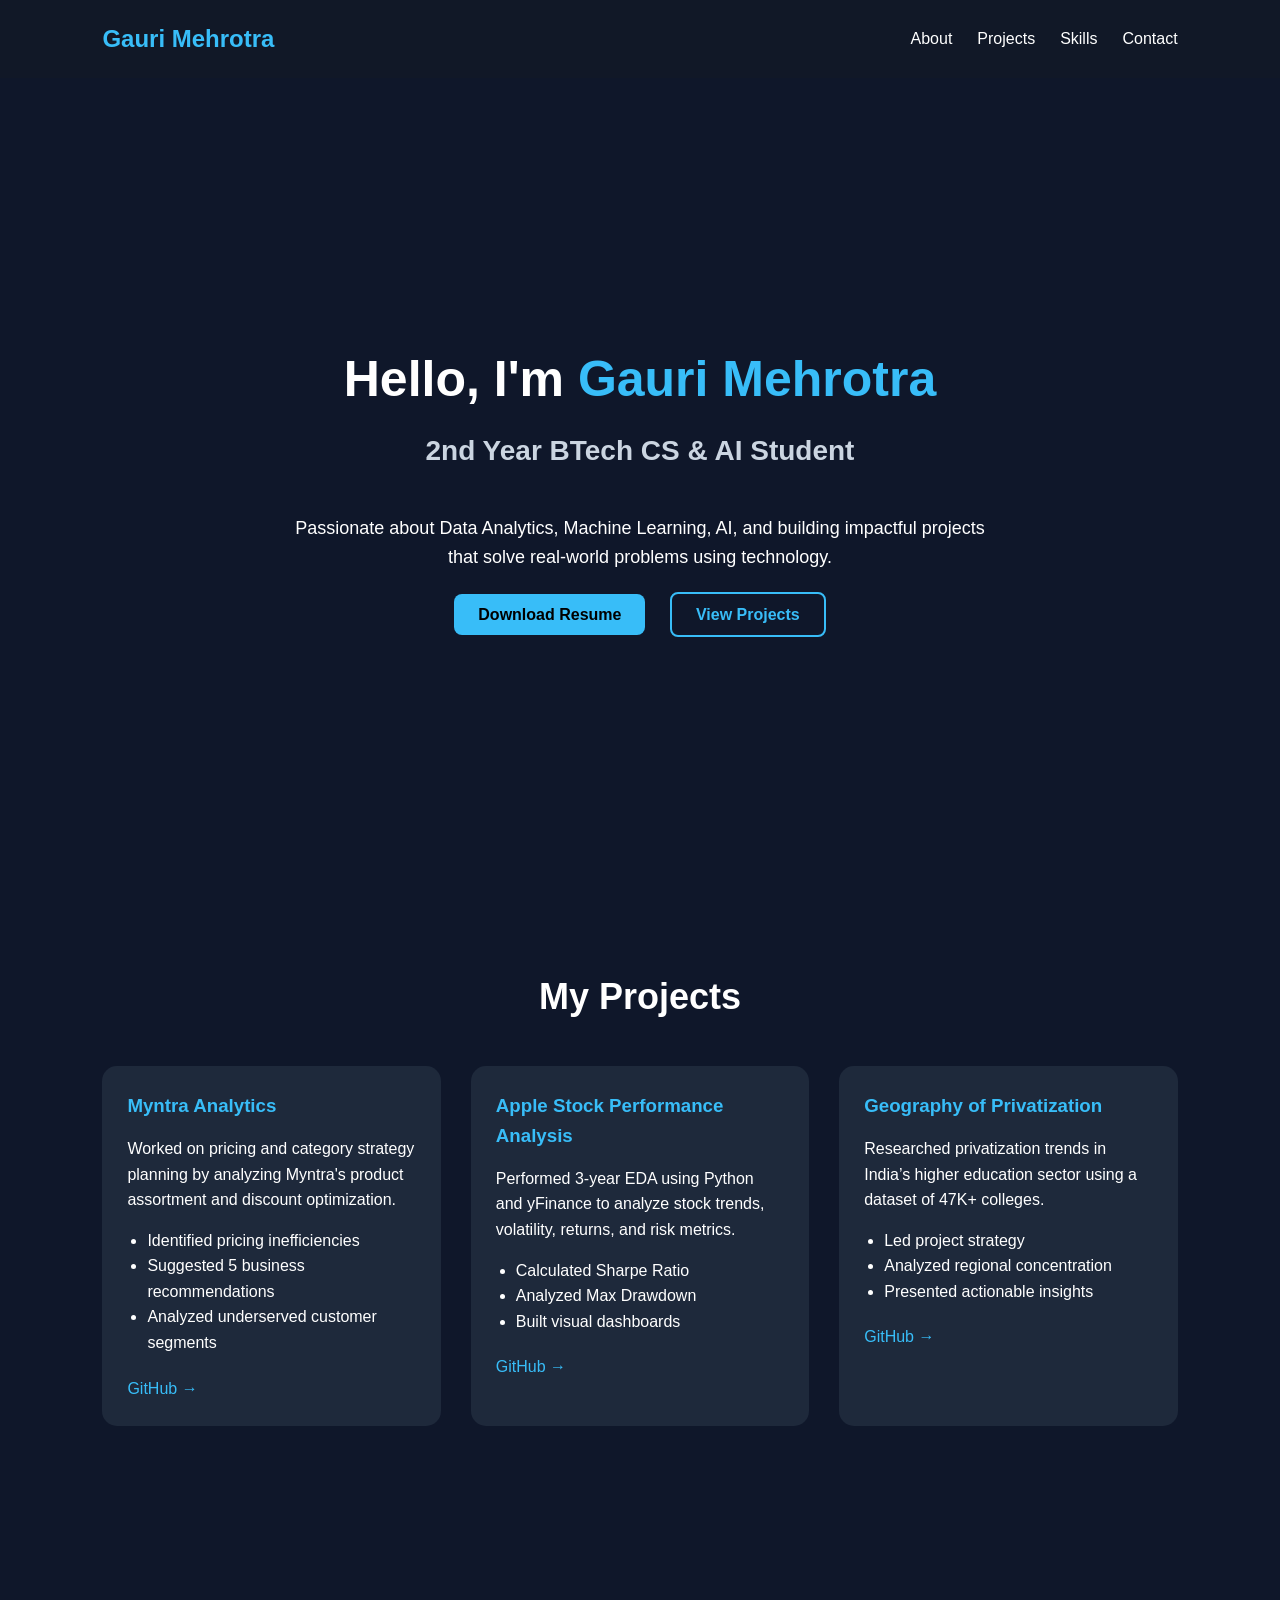
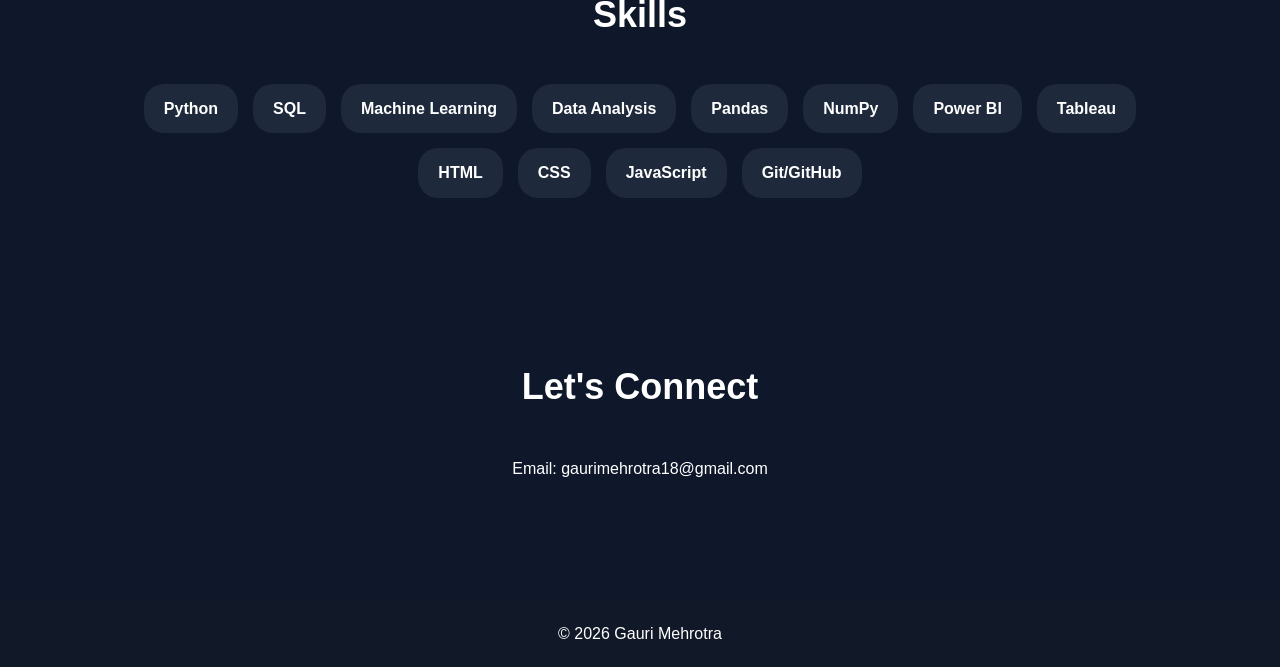
<file: DVA-focused-Portfolio/Gauri_Mehrotra_DVA/index.html>
<!DOCTYPE html>
<html lang="en">
<head>
    <meta charset="UTF-8">
    <meta name="viewport" content="width=device-width, initial-scale=1.0">
    <title>Gauri Mehrotra | Portfolio</title>
    <link rel="stylesheet" href="styles.css">
</head>
<body>

    <!-- Navbar -->
    <nav class="navbar">
        <div class="logo">Gauri Mehrotra</div>
        <ul class="nav-links">
            <li><a href="#about">About</a></li>
            <li><a href="#projects">Projects</a></li>
            <li><a href="#skills">Skills</a></li>
            <li><a href="#contact">Contact</a></li>
        </ul>
    </nav>

    <!-- Hero Section -->
    <section class="hero" id="about">
        <div class="hero-content">
            <h1>Hello, I'm <span>Gauri Mehrotra</span></h1>
            <h2>2nd Year BTech CS & AI Student</h2>
            <p>
                Passionate about Data Analytics, Machine Learning, AI, and building
                impactful projects that solve real-world problems using technology.
            </p>

            <div class="hero-buttons">
                <a href="#" class="btn">Download Resume</a>
                <a href="#projects" class="btn-outline">View Projects</a>
            </div>
        </div>
    </section>

    <!-- Projects Section -->
    <section id="projects" class="projects">
        <h2>My Projects</h2>

        <div class="project-grid">

            <div class="project-card">
                <h3>Myntra Analytics</h3>
                <p>
                    Worked on pricing and category strategy planning by analyzing
                    Myntra's product assortment and discount optimization.
                </p>
                <ul>
                    <li>Identified pricing inefficiencies</li>
                    <li>Suggested 5 business recommendations</li>
                    <li>Analyzed underserved customer segments</li>
                </ul>
                <a href="#">GitHub →</a>
            </div>

            <div class="project-card">
                <h3>Apple Stock Performance Analysis</h3>
                <p>
                    Performed 3-year EDA using Python and yFinance to analyze
                    stock trends, volatility, returns, and risk metrics.
                </p>
                <ul>
                    <li>Calculated Sharpe Ratio</li>
                    <li>Analyzed Max Drawdown</li>
                    <li>Built visual dashboards</li>
                </ul>
                <a href="#">GitHub →</a>
            </div>

            <div class="project-card">
                <h3>Geography of Privatization</h3>
                <p>
                    Researched privatization trends in India’s higher education
                    sector using a dataset of 47K+ colleges.
                </p>
                <ul>
                    <li>Led project strategy</li>
                    <li>Analyzed regional concentration</li>
                    <li>Presented actionable insights</li>
                </ul>
                <a href="#">GitHub →</a>
            </div>

        </div>
    </section>

    <!-- Skills Section -->
    <section id="skills" class="skills">
        <h2>Skills</h2>

        <div class="skills-container">
            <span>Python</span>
            <span>SQL</span>
            <span>Machine Learning</span>
            <span>Data Analysis</span>
            <span>Pandas</span>
            <span>NumPy</span>
            <span>Power BI</span>
            <span>Tableau</span>
            <span>HTML</span>
            <span>CSS</span>
            <span>JavaScript</span>
            <span>Git/GitHub</span>
        </div>
    </section>

    <!-- Contact Section -->
    <section id="contact" class="contact">
        <h2>Let's Connect</h2>
        <p>Email: gaurimehrotra18@gmail.com</p>
    </section>

    <!-- Footer -->
    <footer>
        <p>© 2026 Gauri Mehrotra</p>
    </footer>

</body>
</html>
</file>
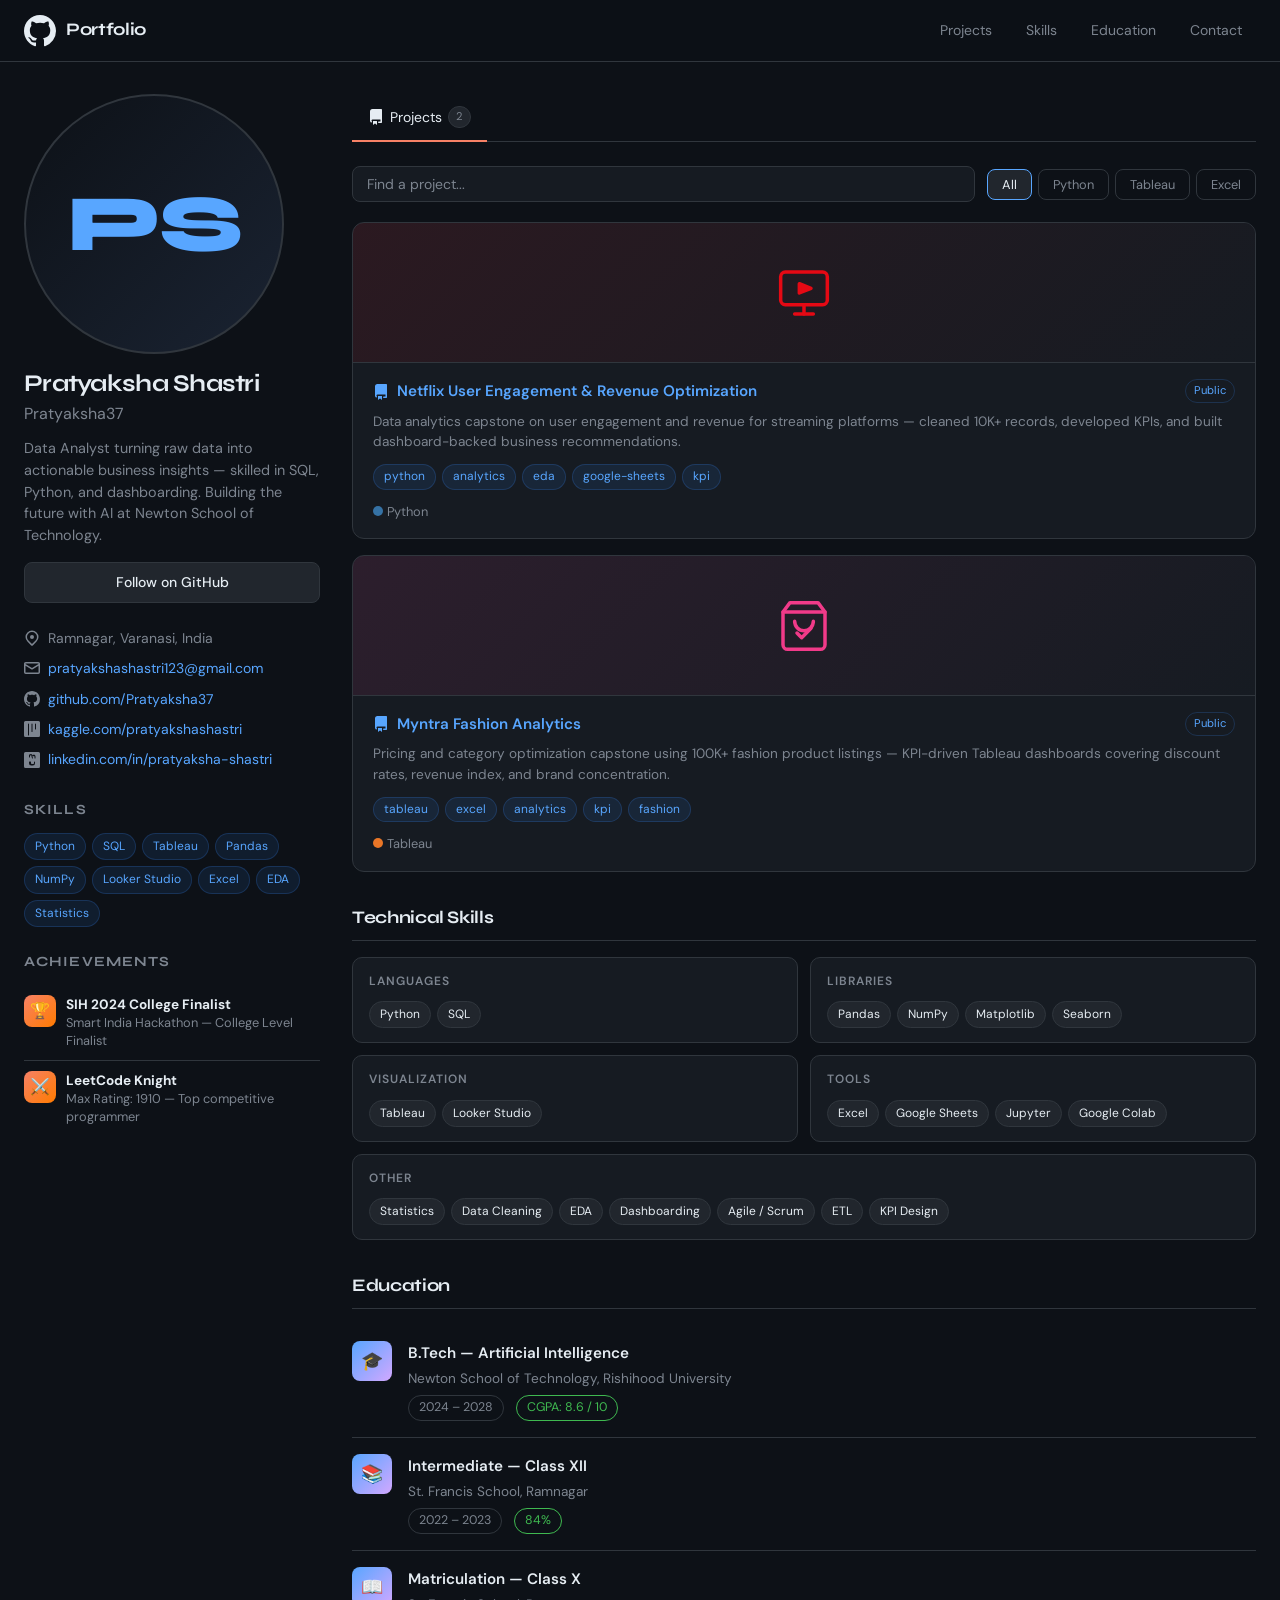
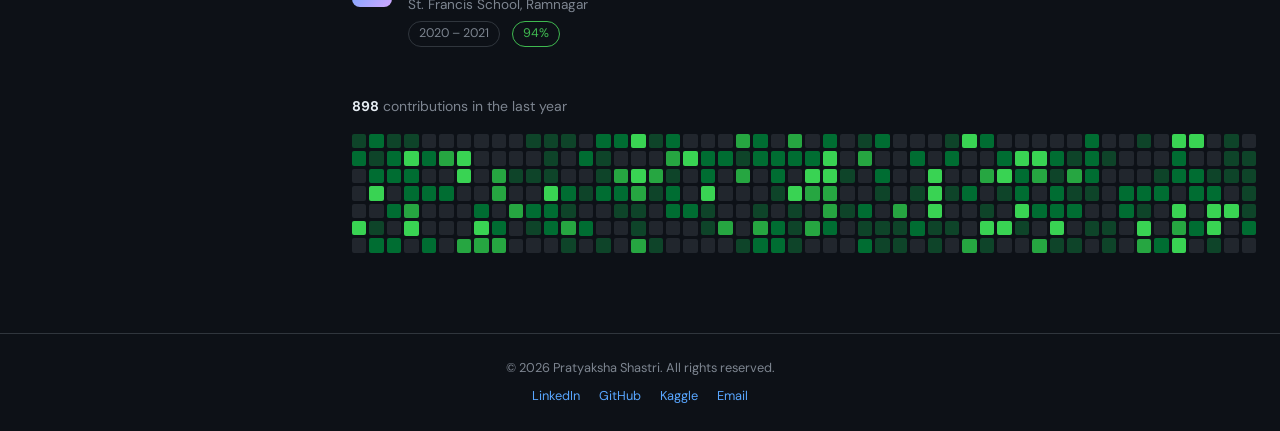
<file: DVA-focused-Portfolio/Pratyaksha_Portfolio/index.html>
<!DOCTYPE html>
<html lang="en">
<head>
<meta charset="UTF-8">
<meta name="viewport" content="width=device-width, initial-scale=1.0">
<title>Pratyaksha Shastri | Data Analyst</title>
<link href="https://fonts.googleapis.com/css2?family=Syne:wght@400;600;700;800&family=DM+Sans:ital,wght@0,300;0,400;0,500;1,400&display=swap" rel="stylesheet">
<style>
  *, *::before, *::after { box-sizing: border-box; margin: 0; padding: 0; }

  :root {
    --bg: #0d1117;
    --surface: #161b22;
    --surface2: #21262d;
    --border: #30363d;
    --text: #e6edf3;
    --text-muted: #7d8590;
    --accent: #58a6ff;
    --accent2: #3fb950;
    --accent3: #f78166;
    --accent4: #d2a8ff;
    --badge-bg: #388bfd1a;
    --badge-border: #388bfd33;
    --header-h: 62px;
  }

  html { scroll-behavior: smooth; }

  body {
    font-family: 'DM Sans', sans-serif;
    background: var(--bg);
    color: var(--text);
    min-height: 100vh;
    line-height: 1.6;
  }

  /* ── HEADER ── */
  header {
    position: sticky;
    top: 0;
    z-index: 100;
    height: var(--header-h);
    background: rgba(13,17,23,0.85);
    backdrop-filter: blur(12px);
    border-bottom: 1px solid var(--border);
    display: flex;
    align-items: center;
    padding: 0 24px;
    gap: 16px;
  }
  .header-logo {
    display: flex;
    align-items: center;
    gap: 10px;
    text-decoration: none;
  }
  .header-logo svg { width: 32px; height: 32px; fill: var(--text); }
  .header-title {
    font-family: 'Syne', sans-serif;
    font-weight: 700;
    font-size: 1.1rem;
    color: var(--text);
    letter-spacing: -0.02em;
  }
  .header-nav {
    margin-left: auto;
    display: flex;
    align-items: center;
    gap: 6px;
  }
  .header-nav a {
    color: var(--text-muted);
    text-decoration: none;
    font-size: 0.875rem;
    padding: 6px 14px;
    border-radius: 6px;
    transition: background 0.15s, color 0.15s;
  }
  .header-nav a:hover { background: var(--surface2); color: var(--text); }

  /* ── LAYOUT ── */
  .container {
    max-width: 1280px;
    margin: 0 auto;
    padding: 32px 24px;
    display: grid;
    grid-template-columns: 296px 1fr;
    gap: 32px;
    align-items: start;
  }

  /* ── SIDEBAR ── */
  aside {
    position: sticky;
    top: calc(var(--header-h) + 24px);
  }
  .avatar-wrap {
    margin-bottom: 16px;
  }
  .avatar {
    width: 260px;
    height: 260px;
    border-radius: 50%;
    border: 2px solid var(--border);
    background: var(--surface2);
    display: flex;
    align-items: center;
    justify-content: center;
    overflow: hidden;
    font-family: 'Syne', sans-serif;
    font-size: 5rem;
    font-weight: 800;
    color: var(--accent);
    letter-spacing: -2px;
    user-select: none;
    background: linear-gradient(135deg, #0d1117 0%, #1a2332 100%);
  }
  .vcard-names { margin-bottom: 8px; }
  .vcard-fullname {
    font-family: 'Syne', sans-serif;
    font-size: 1.5rem;
    font-weight: 700;
    line-height: 1.2;
    color: var(--text);
    letter-spacing: -0.03em;
  }
  .vcard-username {
    font-size: 1rem;
    font-weight: 400;
    color: var(--text-muted);
    margin-top: 2px;
  }
  .bio {
    font-size: 0.9rem;
    color: var(--text-muted);
    line-height: 1.5;
    margin: 12px 0 16px;
  }
  .btn-follow {
    display: block;
    width: 100%;
    text-align: center;
    padding: 8px 16px;
    border-radius: 8px;
    border: 1px solid var(--border);
    background: var(--surface2);
    color: var(--text);
    font-size: 0.875rem;
    font-weight: 500;
    text-decoration: none;
    transition: border-color 0.2s, background 0.2s;
    cursor: pointer;
    margin-bottom: 20px;
  }
  .btn-follow:hover { border-color: var(--accent); background: var(--badge-bg); }

  .vcard-details { list-style: none; }
  .vcard-details li {
    display: flex;
    align-items: center;
    gap: 8px;
    font-size: 0.875rem;
    color: var(--text-muted);
    padding: 4px 0;
  }
  .vcard-details li svg { width: 16px; height: 16px; fill: var(--text-muted); flex-shrink: 0; }
  .vcard-details a { color: var(--accent); text-decoration: none; }
  .vcard-details a:hover { text-decoration: underline; }

  .sidebar-section { margin-top: 24px; }
  .sidebar-section h3 {
    font-family: 'Syne', sans-serif;
    font-size: 0.875rem;
    font-weight: 700;
    color: var(--text-muted);
    text-transform: uppercase;
    letter-spacing: 0.08em;
    margin-bottom: 12px;
  }
  .badges {
    display: flex;
    flex-wrap: wrap;
    gap: 6px;
  }
  .badge {
    font-size: 0.75rem;
    padding: 3px 10px;
    border-radius: 20px;
    border: 1px solid var(--badge-border);
    background: var(--badge-bg);
    color: var(--accent);
    white-space: nowrap;
  }
  .achievement-item {
    display: flex;
    align-items: flex-start;
    gap: 10px;
    padding: 10px 0;
    border-bottom: 1px solid var(--border);
  }
  .achievement-item:last-child { border-bottom: none; }
  .achievement-icon {
    width: 32px;
    height: 32px;
    border-radius: 8px;
    background: linear-gradient(135deg, #f78166, #ff7b00);
    display: flex;
    align-items: center;
    justify-content: center;
    font-size: 16px;
    flex-shrink: 0;
  }
  .achievement-text { font-size: 0.8rem; color: var(--text-muted); line-height: 1.4; }
  .achievement-text strong { color: var(--text); display: block; font-size: 0.85rem; }

  /* ── MAIN CONTENT ── */
  main {}
  .tab-nav {
    display: flex;
    align-items: center;
    gap: 0;
    border-bottom: 1px solid var(--border);
    margin-bottom: 24px;
  }
  .tab-item {
    display: flex;
    align-items: center;
    gap: 6px;
    padding: 12px 16px;
    font-size: 0.875rem;
    color: var(--text-muted);
    cursor: pointer;
    border-bottom: 2px solid transparent;
    margin-bottom: -1px;
    transition: color 0.15s;
  }
  .tab-item.active { color: var(--text); border-bottom-color: #f78166; }
  .tab-item svg { width: 16px; height: 16px; fill: currentColor; }
  .count-badge {
    background: var(--surface2);
    border: 1px solid var(--border);
    color: var(--text-muted);
    font-size: 0.7rem;
    padding: 1px 7px;
    border-radius: 20px;
  }

  /* Filter bar */
  .filter-bar {
    display: flex;
    align-items: center;
    gap: 12px;
    margin-bottom: 20px;
    flex-wrap: wrap;
  }
  .search-input {
    flex: 1;
    min-width: 200px;
    background: var(--surface);
    border: 1px solid var(--border);
    border-radius: 8px;
    padding: 8px 14px;
    font-size: 0.875rem;
    color: var(--text);
    outline: none;
    transition: border-color 0.2s;
    font-family: inherit;
  }
  .search-input::placeholder { color: var(--text-muted); }
  .search-input:focus { border-color: var(--accent); }
  .filter-btns { display: flex; gap: 6px; }
  .filter-btn {
    padding: 6px 14px;
    border-radius: 8px;
    border: 1px solid var(--border);
    background: transparent;
    color: var(--text-muted);
    font-size: 0.8rem;
    cursor: pointer;
    transition: all 0.15s;
    font-family: inherit;
  }
  .filter-btn:hover, .filter-btn.active {
    background: var(--surface2);
    color: var(--text);
    border-color: var(--accent);
  }

  /* Project cards */
  .projects-grid { display: flex; flex-direction: column; gap: 16px; }
  .project-card {
    background: var(--surface);
    border: 1px solid var(--border);
    border-radius: 12px;
    overflow: hidden;
    cursor: pointer;
    transition: border-color 0.2s, transform 0.15s;
    animation: fadeUp 0.4s ease both;
  }
  @keyframes fadeUp {
    from { opacity: 0; transform: translateY(12px); }
    to   { opacity: 1; transform: translateY(0); }
  }
  .project-card:hover { border-color: var(--accent); transform: translateY(-2px); }
  .card-image {
    height: 140px;
    border-bottom: 1px solid var(--border);
    display: flex;
    align-items: center;
    justify-content: center;
    background: var(--surface2);
  }
  .card-body { padding: 16px 20px; }
  .card-header { display: flex; align-items: flex-start; justify-content: space-between; gap: 12px; margin-bottom: 8px; }
  .card-title-group { display: flex; align-items: center; gap: 8px; }
  .card-title-group svg { width: 16px; height: 16px; fill: var(--accent); flex-shrink: 0; }
  .card-title { font-weight: 600; color: var(--accent); font-size: 0.95rem; text-decoration: none; }
  .public-badge {
    font-size: 0.7rem;
    padding: 2px 8px;
    border-radius: 20px;
    border: 1px solid var(--badge-border);
    color: var(--accent);
  }
  .card-desc { font-size: 0.85rem; color: var(--text-muted); line-height: 1.5; margin-bottom: 12px; }
  .card-tags { display: flex; flex-wrap: wrap; gap: 6px; margin-bottom: 12px; }
  .topic-tag {
    font-size: 0.75rem;
    padding: 2px 10px;
    border-radius: 20px;
    background: var(--badge-bg);
    color: var(--accent);
    border: 1px solid var(--badge-border);
  }
  .card-footer { display: flex; align-items: center; gap: 16px; font-size: 0.8rem; color: var(--text-muted); }
  .lang-dot { width: 10px; height: 10px; border-radius: 50%; display: inline-block; margin-right: 4px; }
  .lang-python { background: #3572a5; }
  .lang-tableau { background: #e97627; }
  .lang-excel { background: #1d6f42; }

  /* Contribution graph */
  .contrib-section { margin-top: 32px; }
  .contrib-title {
    font-size: 0.875rem;
    color: var(--text-muted);
    margin-bottom: 16px;
  }
  .contrib-title strong { color: var(--text); }
  .contrib-graph {
    display: grid;
    grid-template-columns: repeat(52, 1fr);
    gap: 3px;
  }
  .contrib-col { display: flex; flex-direction: column; gap: 3px; }
  .contrib-cell {
    width: 100%;
    aspect-ratio: 1;
    border-radius: 2px;
    background: var(--surface2);
    transition: transform 0.1s;
    cursor: default;
  }
  .contrib-cell:hover { transform: scale(1.5); }
  .contrib-cell.l1 { background: #0e4429; }
  .contrib-cell.l2 { background: #006d32; }
  .contrib-cell.l3 { background: #26a641; }
  .contrib-cell.l4 { background: #39d353; }

  /* Education section */
  .edu-list { display: flex; flex-direction: column; gap: 0; }
  .edu-item {
    display: flex;
    gap: 16px;
    padding: 16px 0;
    border-bottom: 1px solid var(--border);
  }
  .edu-item:last-child { border-bottom: none; }
  .edu-icon {
    width: 40px;
    height: 40px;
    border-radius: 8px;
    background: linear-gradient(135deg, var(--accent), var(--accent4));
    display: flex;
    align-items: center;
    justify-content: center;
    font-size: 18px;
    flex-shrink: 0;
  }
  .edu-body { flex: 1; }
  .edu-degree { font-weight: 600; font-size: 0.95rem; color: var(--text); }
  .edu-school { font-size: 0.85rem; color: var(--text-muted); margin-top: 2px; }
  .edu-meta { display: flex; gap: 12px; margin-top: 6px; flex-wrap: wrap; }
  .edu-year, .edu-grade {
    font-size: 0.78rem;
    padding: 2px 10px;
    border-radius: 20px;
    border: 1px solid var(--border);
    color: var(--text-muted);
  }
  .edu-grade { border-color: var(--accent2); color: var(--accent2); }

  /* Skills section */
  .skills-grid {
    display: grid;
    grid-template-columns: 1fr 1fr;
    gap: 12px;
    margin-top: 4px;
  }
  .skill-group {
    background: var(--surface);
    border: 1px solid var(--border);
    border-radius: 10px;
    padding: 14px 16px;
  }
  .skill-group-label {
    font-size: 0.75rem;
    font-weight: 600;
    text-transform: uppercase;
    letter-spacing: 0.08em;
    color: var(--text-muted);
    margin-bottom: 10px;
  }
  .skill-badges { display: flex; flex-wrap: wrap; gap: 6px; }
  .skill-badge {
    font-size: 0.75rem;
    padding: 3px 10px;
    border-radius: 20px;
    background: var(--surface2);
    color: var(--text);
    border: 1px solid var(--border);
  }

  /* Section heading in main */
  .section-heading {
    font-family: 'Syne', sans-serif;
    font-size: 1.1rem;
    font-weight: 700;
    color: var(--text);
    letter-spacing: -0.02em;
    margin: 32px 0 16px;
    padding-bottom: 8px;
    border-bottom: 1px solid var(--border);
  }

  /* Modal */
  .modal-overlay {
    display: none;
    position: fixed;
    inset: 0;
    background: rgba(0,0,0,0.7);
    z-index: 200;
    align-items: center;
    justify-content: center;
    padding: 24px;
  }
  .modal-overlay.open { display: flex; }
  .modal {
    background: var(--surface);
    border: 1px solid var(--border);
    border-radius: 14px;
    max-width: 540px;
    width: 100%;
    overflow: hidden;
    animation: modalIn 0.2s ease;
  }
  @keyframes modalIn {
    from { opacity: 0; transform: scale(0.95); }
    to   { opacity: 1; transform: scale(1); }
  }
  .modal-header {
    display: flex;
    align-items: center;
    justify-content: space-between;
    padding: 16px 20px;
    border-bottom: 1px solid var(--border);
  }
  .modal-header-title { font-weight: 600; color: var(--text); font-size: 1rem; }
  .modal-close {
    width: 28px; height: 28px;
    border-radius: 6px;
    border: none;
    background: transparent;
    cursor: pointer;
    color: var(--text-muted);
    display: flex; align-items: center; justify-content: center;
    transition: background 0.15s;
  }
  .modal-close:hover { background: var(--surface2); }
  .modal-close svg { width: 16px; height: 16px; fill: currentColor; }
  .modal-body { padding: 20px; }
  .modal-desc { font-size: 0.9rem; color: var(--text-muted); line-height: 1.6; margin-bottom: 16px; }
  .modal-tools { display: flex; flex-wrap: wrap; gap: 6px; margin-bottom: 16px; }
  .modal-footer {
    display: flex;
    justify-content: flex-end;
    gap: 10px;
    padding: 16px 20px;
    border-top: 1px solid var(--border);
  }
  .btn-cancel {
    padding: 8px 16px;
    border-radius: 8px;
    border: 1px solid var(--border);
    background: transparent;
    color: var(--text-muted);
    cursor: pointer;
    font-size: 0.875rem;
    transition: background 0.15s;
    font-family: inherit;
  }
  .btn-cancel:hover { background: var(--surface2); }
  .btn-view {
    padding: 8px 16px;
    border-radius: 8px;
    background: var(--accent);
    color: #0d1117;
    font-size: 0.875rem;
    font-weight: 600;
    text-decoration: none;
    transition: opacity 0.15s;
  }
  .btn-view:hover { opacity: 0.85; }

  /* Footer */
  footer {
    border-top: 1px solid var(--border);
    padding: 24px;
    text-align: center;
    font-size: 0.8rem;
    color: var(--text-muted);
    margin-top: 48px;
  }
  footer a { color: var(--accent); text-decoration: none; margin: 0 8px; }
  footer a:hover { text-decoration: underline; }

  /* Responsive */
  @media (max-width: 900px) {
    .container { grid-template-columns: 1fr; }
    aside { position: static; }
    .avatar { width: 180px; height: 180px; font-size: 3.5rem; }
    .skills-grid { grid-template-columns: 1fr; }
  }
  @media (max-width: 600px) {
    .contrib-graph { grid-template-columns: repeat(26, 1fr); }
  }

  /* No results */
  .no-results { display: none; text-align: center; color: var(--text-muted); padding: 40px; font-size: 0.9rem; }
  .no-results.show { display: block; }
</style>
</head>
<body>

<!-- HEADER -->
<header>
  <a class="header-logo" href="#">
    <svg viewBox="0 0 16 16" xmlns="http://www.w3.org/2000/svg">
      <path d="M8 0C3.58 0 0 3.58 0 8c0 3.54 2.29 6.53 5.47 7.59.4.07.55-.17.55-.38 0-.19-.01-.82-.01-1.49-2.01.37-2.53-.49-2.69-.94-.09-.23-.48-.94-.82-1.13-.28-.15-.68-.52-.01-.53.63-.01 1.08.58 1.23.82.72 1.21 1.87.87 2.33.66.07-.52.28-.87.51-1.07-1.78-.2-3.64-.89-3.64-3.95 0-.87.31-1.59.82-2.15-.08-.2-.36-1.02.08-2.12 0 0 .67-.21 2.2.82.64-.18 1.32-.27 2-.27.68 0 1.36.09 2 .27 1.53-1.04 2.2-.82 2.2-.82.44 1.1.16 1.92.08 2.12.51.56.82 1.27.82 2.15 0 3.07-1.87 3.75-3.65 3.95.29.25.54.73.54 1.48 0 1.07-.01 1.93-.01 2.2 0 .21.15.46.55.38A8.013 8.013 0 0016 8c0-4.42-3.58-8-8-8z"/>
    </svg>
    <span class="header-title">Portfolio</span>
  </a>
  <nav class="header-nav">
    <a href="#projects">Projects</a>
    <a href="#skills">Skills</a>
    <a href="#education">Education</a>
    <a href="mailto:pratyakshashastri123@gmail.com">Contact</a>
  </nav>
</header>

<!-- MAIN LAYOUT -->
<div class="container">

  <!-- SIDEBAR -->
  <aside>
    <div class="avatar-wrap">
      <div class="avatar">PS</div>
    </div>

    <div class="vcard-names">
      <h1 class="vcard-fullname">Pratyaksha Shastri</h1>
      <h2 class="vcard-username">Pratyaksha37</h2>
    </div>

    <p class="bio">Data Analyst turning raw data into actionable business insights — skilled in SQL, Python, and dashboarding. Building the future with AI at Newton School of Technology.</p>

    <a href="https://github.com/Pratyaksha37" target="_blank" class="btn-follow">Follow on GitHub</a>

    <ul class="vcard-details">
      <li>
        <svg viewBox="0 0 16 16"><path d="M11.536 3.464a5 5 0 010 7.072L8 14.07l-3.536-3.535a5 5 0 117.072-7.072v.001zm1.06 8.132a6.5 6.5 0 10-9.192 0l3.535 3.536a1.5 1.5 0 002.122 0l3.535-3.536zM8 9a2 2 0 100-4 2 2 0 000 4z"/></svg>
        Ramnagar, Varanasi, India
      </li>
      <li>
        <svg viewBox="0 0 16 16"><path d="M1.75 2h12.5c.966 0 1.75.784 1.75 1.75v8.5A1.75 1.75 0 0114.25 14H1.75A1.75 1.75 0 010 12.25v-8.5C0 2.784.784 2 1.75 2zM1.5 12.251c0 .138.112.25.25.25h12.5a.25.25 0 00.25-.25V5.809L8.38 9.397a.75.75 0 01-.76 0L1.5 5.809v6.442zm13-8.181v-.32a.25.25 0 00-.25-.25H1.75a.25.25 0 00-.25.25v.32L8 7.88l6.5-3.809z"/></svg>
        <a href="mailto:pratyakshashastri123@gmail.com">pratyakshashastri123@gmail.com</a>
      </li>
      <li>
        <svg viewBox="0 0 16 16"><path d="M8 0C3.58 0 0 3.58 0 8c0 3.54 2.29 6.53 5.47 7.59.4.07.55-.17.55-.38 0-.19-.01-.82-.01-1.49-2.01.37-2.53-.49-2.69-.94-.09-.23-.48-.94-.82-1.13-.28-.15-.68-.52-.01-.53.63-.01 1.08.58 1.23.82.72 1.21 1.87.87 2.33.66.07-.52.28-.87.51-1.07-1.78-.2-3.64-.89-3.64-3.95 0-.87.31-1.59.82-2.15-.08-.2-.36-1.02.08-2.12 0 0 .67-.21 2.2.82.64-.18 1.32-.27 2-.27.68 0 1.36.09 2 .27 1.53-1.04 2.2-.82 2.2-.82.44 1.1.16 1.92.08 2.12.51.56.82 1.27.82 2.15 0 3.07-1.87 3.75-3.65 3.95.29.25.54.73.54 1.48 0 1.07-.01 1.93-.01 2.2 0 .21.15.46.55.38A8.013 8.013 0 0016 8c0-4.42-3.58-8-8-8z"/></svg>
        <a href="https://github.com/Pratyaksha37" target="_blank">github.com/Pratyaksha37</a>
      </li>
      <li>
        <svg viewBox="0 0 16 16"><path d="M0 1.5A1.5 1.5 0 011.5 0h13A1.5 1.5 0 0116 1.5v13a1.5 1.5 0 01-1.5 1.5h-13A1.5 1.5 0 010 14.5zm4.5 1a.5.5 0 00-.5.5v11a.5.5 0 001 0V3a.5.5 0 00-.5-.5zm3.5 0a.5.5 0 00-.5.5v7.5a.5.5 0 001 0V3a.5.5 0 00-.5-.5zm3.5 0a.5.5 0 00-.5.5v5a.5.5 0 001 0V3a.5.5 0 00-.5-.5z"/></svg>
        <a href="https://www.kaggle.com/pratyakshashastri" target="_blank">kaggle.com/pratyakshashastri</a>
      </li>
      <li>
        <svg viewBox="0 0 16 16"><path d="M0 1.5A1.5 1.5 0 011.5 0h13A1.5 1.5 0 0116 1.5v13a1.5 1.5 0 01-1.5 1.5h-13A1.5 1.5 0 010 14.5v-13zm5.5 1a.5.5 0 00-.5.5v2a.5.5 0 001 0V4a.75.75 0 011.5 0v1a.5.5 0 001 0V3A2.25 2.25 0 005.5 2.5zm4.5 0A2.25 2.25 0 008 4.75V6a.5.5 0 001 0V4.75a.75.75 0 011.5 0V6a.5.5 0 001 0V4.75A2.25 2.25 0 0010 2.5zm-4.5 7a.5.5 0 00-.5.5v1.25A2.25 2.25 0 007.25 13.5h1.5A2.25 2.25 0 0011 11.25V10a.5.5 0 00-1 0v1.25a.75.75 0 01-.75.75h-1.5a.75.75 0 01-.75-.75V10a.5.5 0 00-.5-.5z"/></svg>
        <a href="https://www.linkedin.com/in/pratyaksha-shastri/" target="_blank">linkedin.com/in/pratyaksha-shastri</a>
      </li>
    </ul>

    <div class="sidebar-section">
      <h3>Skills</h3>
      <div class="badges">
        <span class="badge">Python</span>
        <span class="badge">SQL</span>
        <span class="badge">Tableau</span>
        <span class="badge">Pandas</span>
        <span class="badge">NumPy</span>
        <span class="badge">Looker Studio</span>
        <span class="badge">Excel</span>
        <span class="badge">EDA</span>
        <span class="badge">Statistics</span>
      </div>
    </div>

    <div class="sidebar-section">
      <h3>Achievements</h3>
      <div class="achievement-item">
        <div class="achievement-icon">🏆</div>
        <div class="achievement-text">
          <strong>SIH 2024 College Finalist</strong>
          Smart India Hackathon — College Level Finalist
        </div>
      </div>
      <div class="achievement-item">
        <div class="achievement-icon">⚔️</div>
        <div class="achievement-text">
          <strong>LeetCode Knight</strong>
          Max Rating: 1910 — Top competitive programmer
        </div>
      </div>
    </div>
  </aside>

  <!-- MAIN -->
  <main>
    <!-- Tabs -->
    <div class="tab-nav">
      <div class="tab-item active">
        <svg viewBox="0 0 16 16"><path d="M2 2.5A2.5 2.5 0 014.5 0h8.75a.75.75 0 01.75.75v12.5a.75.75 0 01-.75.75h-2.5a.75.75 0 110-1.5h1.75v-2h-8a1 1 0 00-.714 1.7.75.75 0 01-1.072 1.05A2.495 2.495 0 012 11.5v-9zm10.5-1V9h-8c-.356 0-.694.074-1 .208V2.5a1 1 0 011-1h8zM5 12.25v3.25a.25.25 0 00.4.2l1.45-1.087a.25.25 0 01.3 0L8.6 15.7a.25.25 0 00.4-.2v-3.25a.25.25 0 00-.25-.25h-3.5a.25.25 0 00-.25.25z"/></svg>
        Projects
        <span class="count-badge" id="proj-count">2</span>
      </div>
    </div>

    <!-- Filter -->
    <div class="filter-bar" id="projects">
      <input type="text" class="search-input" id="search" placeholder="Find a project...">
      <div class="filter-btns">
        <button class="filter-btn active" data-filter="all">All</button>
        <button class="filter-btn" data-filter="python">Python</button>
        <button class="filter-btn" data-filter="tableau">Tableau</button>
        <button class="filter-btn" data-filter="excel">Excel</button>
      </div>
    </div>

    <!-- Project Cards -->
    <div class="projects-grid" id="projects-grid">

      <div class="project-card"
        data-category="python"
        data-title="Netflix User Engagement & Revenue Optimization"
        data-desc="A data analytics capstone on user engagement and revenue optimization for streaming platforms. Cleaned 10K+ records (5,025 final rows), developed KPIs, and delivered dashboard-backed business recommendations. Performed ETL, data cleaning, EDA, KPI design, and reporting focused on engagement, retention, subscription revenue, and content strategy. Dashboard views cover revenue by subscription plan, engagement by device/content type, churn comparison, and geographic revenue concentration."
        data-tools="Python,Google Sheets,ETL,EDA,KPI Design,GitHub"
        data-lang="python"
        data-link="https://github.com/Pratyaksha37">
        <div class="card-image" style="background: linear-gradient(135deg, rgba(229,9,20,0.1) 0%, var(--surface) 100%);">
          <svg viewBox="0 0 24 24" style="width: 56px; height: 56px; stroke: #e50914; fill: none; stroke-width: 1.5; stroke-linecap: round; stroke-linejoin: round;">
            <rect x="2" y="3" width="20" height="14" rx="2" ry="2"></rect>
            <line x1="8" y1="21" x2="16" y2="21"></line>
            <line x1="12" y1="17" x2="12" y2="21"></line>
            <polygon points="10 8 15 10 10 12 10 8" fill="#e50914"></polygon>
          </svg>
        </div>
        <div class="card-body">
          <div class="card-header">
            <div class="card-title-group">
              <svg viewBox="0 0 16 16"><path d="M2 2.5A2.5 2.5 0 014.5 0h8.75a.75.75 0 01.75.75v12.5a.75.75 0 01-.75.75h-2.5a.75.75 0 110-1.5h1.75v-2h-8a1 1 0 00-.714 1.7.75.75 0 01-1.072 1.05A2.495 2.495 0 012 11.5v-9zm10.5-1V9h-8c-.356 0-.694.074-1 .208V2.5a1 1 0 011-1h8zM5 12.25v3.25a.25.25 0 00.4.2l1.45-1.087a.25.25 0 01.3 0L8.6 15.7a.25.25 0 00.4-.2v-3.25a.25.25 0 00-.25-.25h-3.5a.25.25 0 00-.25.25z"/></svg>
              <a class="card-title">Netflix User Engagement & Revenue Optimization</a>
            </div>
            <span class="public-badge">Public</span>
          </div>
          <p class="card-desc">Data analytics capstone on user engagement and revenue for streaming platforms — cleaned 10K+ records, developed KPIs, and built dashboard-backed business recommendations.</p>
          <div class="card-tags">
            <span class="topic-tag">python</span>
            <span class="topic-tag">analytics</span>
            <span class="topic-tag">eda</span>
            <span class="topic-tag">google-sheets</span>
            <span class="topic-tag">kpi</span>
          </div>
          <div class="card-footer">
            <span><span class="lang-dot lang-python"></span>Python</span>
          </div>
        </div>
      </div>

      <div class="project-card"
        data-category="tableau"
        data-title="Myntra Fashion Analytics"
        data-desc="A data analytics capstone on pricing and category optimization using 100K+ fashion product listings. Developed KPI-driven analysis and dashboard-backed business recommendations. Performed ETL, EDA, statistical analysis, KPI development, and reporting using Python, Jupyter notebooks, and Tableau. Designed KPIs including Average Discount Rate, Effective Revenue Index, Category Value Score, and Brand Concentration Index."
        data-tools="Tableau,Excel,Python,Jupyter,ETL,EDA,Statistical Analysis"
        data-lang="tableau"
        data-link="https://github.com/Pratyaksha37">
        <div class="card-image" style="background: linear-gradient(135deg, rgba(241,58,137,0.1) 0%, var(--surface) 100%);">
          <svg viewBox="0 0 24 24" style="width: 56px; height: 56px; stroke: #f13a89; fill: none; stroke-width: 1.5; stroke-linecap: round; stroke-linejoin: round;">
            <path d="M6 2L3 6v14a2 2 0 0 0 2 2h14a2 2 0 0 0 2-2V6l-3-4z"></path>
            <line x1="3" y1="6" x2="21" y2="6"></line>
            <path d="M16 10a4 4 0 0 1-8 0"></path>
            <path d="M9 15l2 2l4 -4"></path>
          </svg>
        </div>
        <div class="card-body">
          <div class="card-header">
            <div class="card-title-group">
              <svg viewBox="0 0 16 16"><path d="M2 2.5A2.5 2.5 0 014.5 0h8.75a.75.75 0 01.75.75v12.5a.75.75 0 01-.75.75h-2.5a.75.75 0 110-1.5h1.75v-2h-8a1 1 0 00-.714 1.7.75.75 0 01-1.072 1.05A2.495 2.495 0 012 11.5v-9zm10.5-1V9h-8c-.356 0-.694.074-1 .208V2.5a1 1 0 011-1h8zM5 12.25v3.25a.25.25 0 00.4.2l1.45-1.087a.25.25 0 01.3 0L8.6 15.7a.25.25 0 00.4-.2v-3.25a.25.25 0 00-.25-.25h-3.5a.25.25 0 00-.25.25z"/></svg>
              <a class="card-title">Myntra Fashion Analytics</a>
            </div>
            <span class="public-badge">Public</span>
          </div>
          <p class="card-desc">Pricing and category optimization capstone using 100K+ fashion product listings — KPI-driven Tableau dashboards covering discount rates, revenue index, and brand concentration.</p>
          <div class="card-tags">
            <span class="topic-tag">tableau</span>
            <span class="topic-tag">excel</span>
            <span class="topic-tag">analytics</span>
            <span class="topic-tag">kpi</span>
            <span class="topic-tag">fashion</span>
          </div>
          <div class="card-footer">
            <span><span class="lang-dot lang-tableau"></span>Tableau</span>
          </div>
        </div>
      </div>

    </div>
    <div class="no-results" id="no-results">No projects match your search or filter.</div>

    <!-- Skills Section -->
    <h2 class="section-heading" id="skills">Technical Skills</h2>
    <div class="skills-grid">
      <div class="skill-group">
        <div class="skill-group-label">Languages</div>
        <div class="skill-badges">
          <span class="skill-badge">Python</span>
          <span class="skill-badge">SQL</span>
        </div>
      </div>
      <div class="skill-group">
        <div class="skill-group-label">Libraries</div>
        <div class="skill-badges">
          <span class="skill-badge">Pandas</span>
          <span class="skill-badge">NumPy</span>
          <span class="skill-badge">Matplotlib</span>
          <span class="skill-badge">Seaborn</span>
        </div>
      </div>
      <div class="skill-group">
        <div class="skill-group-label">Visualization</div>
        <div class="skill-badges">
          <span class="skill-badge">Tableau</span>
          <span class="skill-badge">Looker Studio</span>
        </div>
      </div>
      <div class="skill-group">
        <div class="skill-group-label">Tools</div>
        <div class="skill-badges">
          <span class="skill-badge">Excel</span>
          <span class="skill-badge">Google Sheets</span>
          <span class="skill-badge">Jupyter</span>
          <span class="skill-badge">Google Colab</span>
        </div>
      </div>
      <div class="skill-group" style="grid-column: 1 / -1">
        <div class="skill-group-label">Other</div>
        <div class="skill-badges">
          <span class="skill-badge">Statistics</span>
          <span class="skill-badge">Data Cleaning</span>
          <span class="skill-badge">EDA</span>
          <span class="skill-badge">Dashboarding</span>
          <span class="skill-badge">Agile / Scrum</span>
          <span class="skill-badge">ETL</span>
          <span class="skill-badge">KPI Design</span>
        </div>
      </div>
    </div>

    <!-- Education -->
    <h2 class="section-heading" id="education">Education</h2>
    <div class="edu-list">
      <div class="edu-item">
        <div class="edu-icon">🎓</div>
        <div class="edu-body">
          <div class="edu-degree">B.Tech — Artificial Intelligence</div>
          <div class="edu-school">Newton School of Technology, Rishihood University</div>
          <div class="edu-meta">
            <span class="edu-year">2024 – 2028</span>
            <span class="edu-grade">CGPA: 8.6 / 10</span>
          </div>
        </div>
      </div>
      <div class="edu-item">
        <div class="edu-icon">📚</div>
        <div class="edu-body">
          <div class="edu-degree">Intermediate — Class XII</div>
          <div class="edu-school">St. Francis School, Ramnagar</div>
          <div class="edu-meta">
            <span class="edu-year">2022 – 2023</span>
            <span class="edu-grade">84%</span>
          </div>
        </div>
      </div>
      <div class="edu-item">
        <div class="edu-icon">📖</div>
        <div class="edu-body">
          <div class="edu-degree">Matriculation — Class X</div>
          <div class="edu-school">St. Francis School, Ramnagar</div>
          <div class="edu-meta">
            <span class="edu-year">2020 – 2021</span>
            <span class="edu-grade">94%</span>
          </div>
        </div>
      </div>
    </div>

    <!-- Contribution Graph -->
    <div class="contrib-section">
      <p class="contrib-title"><strong id="contrib-count">—</strong> contributions in the last year</p>
      <div class="contrib-graph" id="contrib-graph"></div>
    </div>
  </main>
</div>

<!-- MODAL -->
<div class="modal-overlay" id="modal">
  <div class="modal">
    <div class="modal-header">
      <div class="modal-header-title" id="m-title">Project</div>
      <button class="modal-close" id="modal-close">
        <svg viewBox="0 0 16 16"><path d="M3.72 3.72a.75.75 0 011.06 0L8 6.94l3.22-3.22a.75.75 0 111.06 1.06L9.06 8l3.22 3.22a.75.75 0 11-1.06 1.06L8 9.06l-3.22 3.22a.75.75 0 01-1.06-1.06L6.94 8 3.72 4.78a.75.75 0 010-1.06z"/></svg>
      </button>
    </div>
    <div class="modal-body">
      <p class="modal-desc" id="m-desc"></p>
      <div class="modal-tools" id="m-tools"></div>
    </div>
    <div class="modal-footer">
      <button class="btn-cancel" id="modal-cancel">Cancel</button>
      <a href="#" target="_blank" class="btn-view" id="m-link">View on GitHub</a>
    </div>
  </div>
</div>

<!-- FOOTER -->
<footer>
  <p>&copy; <span id="year"></span> Pratyaksha Shastri. All rights reserved.</p>
  <div style="margin-top:8px">
    <a href="https://www.linkedin.com/in/pratyaksha-shastri/" target="_blank">LinkedIn</a>
    <a href="https://github.com/Pratyaksha37" target="_blank">GitHub</a>
    <a href="https://www.kaggle.com/pratyakshashastri" target="_blank">Kaggle</a>
    <a href="mailto:pratyakshashastri123@gmail.com">Email</a>
  </div>
</footer>

<script>
  // Year
  document.getElementById('year').textContent = new Date().getFullYear();

  // Contribution graph
  const graph = document.getElementById('contrib-graph');
  const levels = [0,0,0,0,1,1,2,2,3,4];
  let total = 0;
  for (let w = 0; w < 52; w++) {
    const col = document.createElement('div');
    col.className = 'contrib-col';
    for (let d = 0; d < 7; d++) {
      const cell = document.createElement('div');
      const lvl = levels[Math.floor(Math.random() * levels.length)];
      cell.className = 'contrib-cell' + (lvl ? ' l' + lvl : '');
      total += lvl * Math.floor(Math.random() * 3 + 1);
      col.appendChild(cell);
    }
    graph.appendChild(col);
  }
  document.getElementById('contrib-count').textContent = total;

  // Search & filter
  const cards = document.querySelectorAll('.project-card');
  const searchEl = document.getElementById('search');
  const filterBtns = document.querySelectorAll('.filter-btn');
  let activeFilter = 'all';

  function applyFilters() {
    const q = searchEl.value.toLowerCase();
    let visible = 0;
    cards.forEach(card => {
      const cat = card.dataset.category;
      const title = card.dataset.title.toLowerCase();
      const desc = card.dataset.desc.toLowerCase();
      const matchFilter = activeFilter === 'all' || cat === activeFilter;
      const matchSearch = !q || title.includes(q) || desc.includes(q);
      if (matchFilter && matchSearch) { card.style.display = ''; visible++; }
      else card.style.display = 'none';
    });
    document.getElementById('no-results').classList.toggle('show', visible === 0);
    document.getElementById('proj-count').textContent = visible;
  }

  searchEl.addEventListener('input', applyFilters);
  filterBtns.forEach(btn => {
    btn.addEventListener('click', () => {
      filterBtns.forEach(b => b.classList.remove('active'));
      btn.classList.add('active');
      activeFilter = btn.dataset.filter;
      applyFilters();
    });
  });

  // Modal
  const modal = document.getElementById('modal');
  const mTitle = document.getElementById('m-title');
  const mDesc = document.getElementById('m-desc');
  const mTools = document.getElementById('m-tools');
  const mLink = document.getElementById('m-link');

  cards.forEach(card => {
    card.addEventListener('click', () => {
      mTitle.textContent = card.dataset.title;
      mDesc.textContent = card.dataset.desc;
      mLink.href = card.dataset.link;
      mTools.innerHTML = card.dataset.tools.split(',')
        .map(t => `<span class="topic-tag">${t.trim()}</span>`).join('');
      modal.classList.add('open');
    });
  });

  function closeModal() { modal.classList.remove('open'); }
  document.getElementById('modal-close').addEventListener('click', closeModal);
  document.getElementById('modal-cancel').addEventListener('click', closeModal);
  modal.addEventListener('click', e => { if (e.target === modal) closeModal(); });
</script>
</body>
</html>
</file>
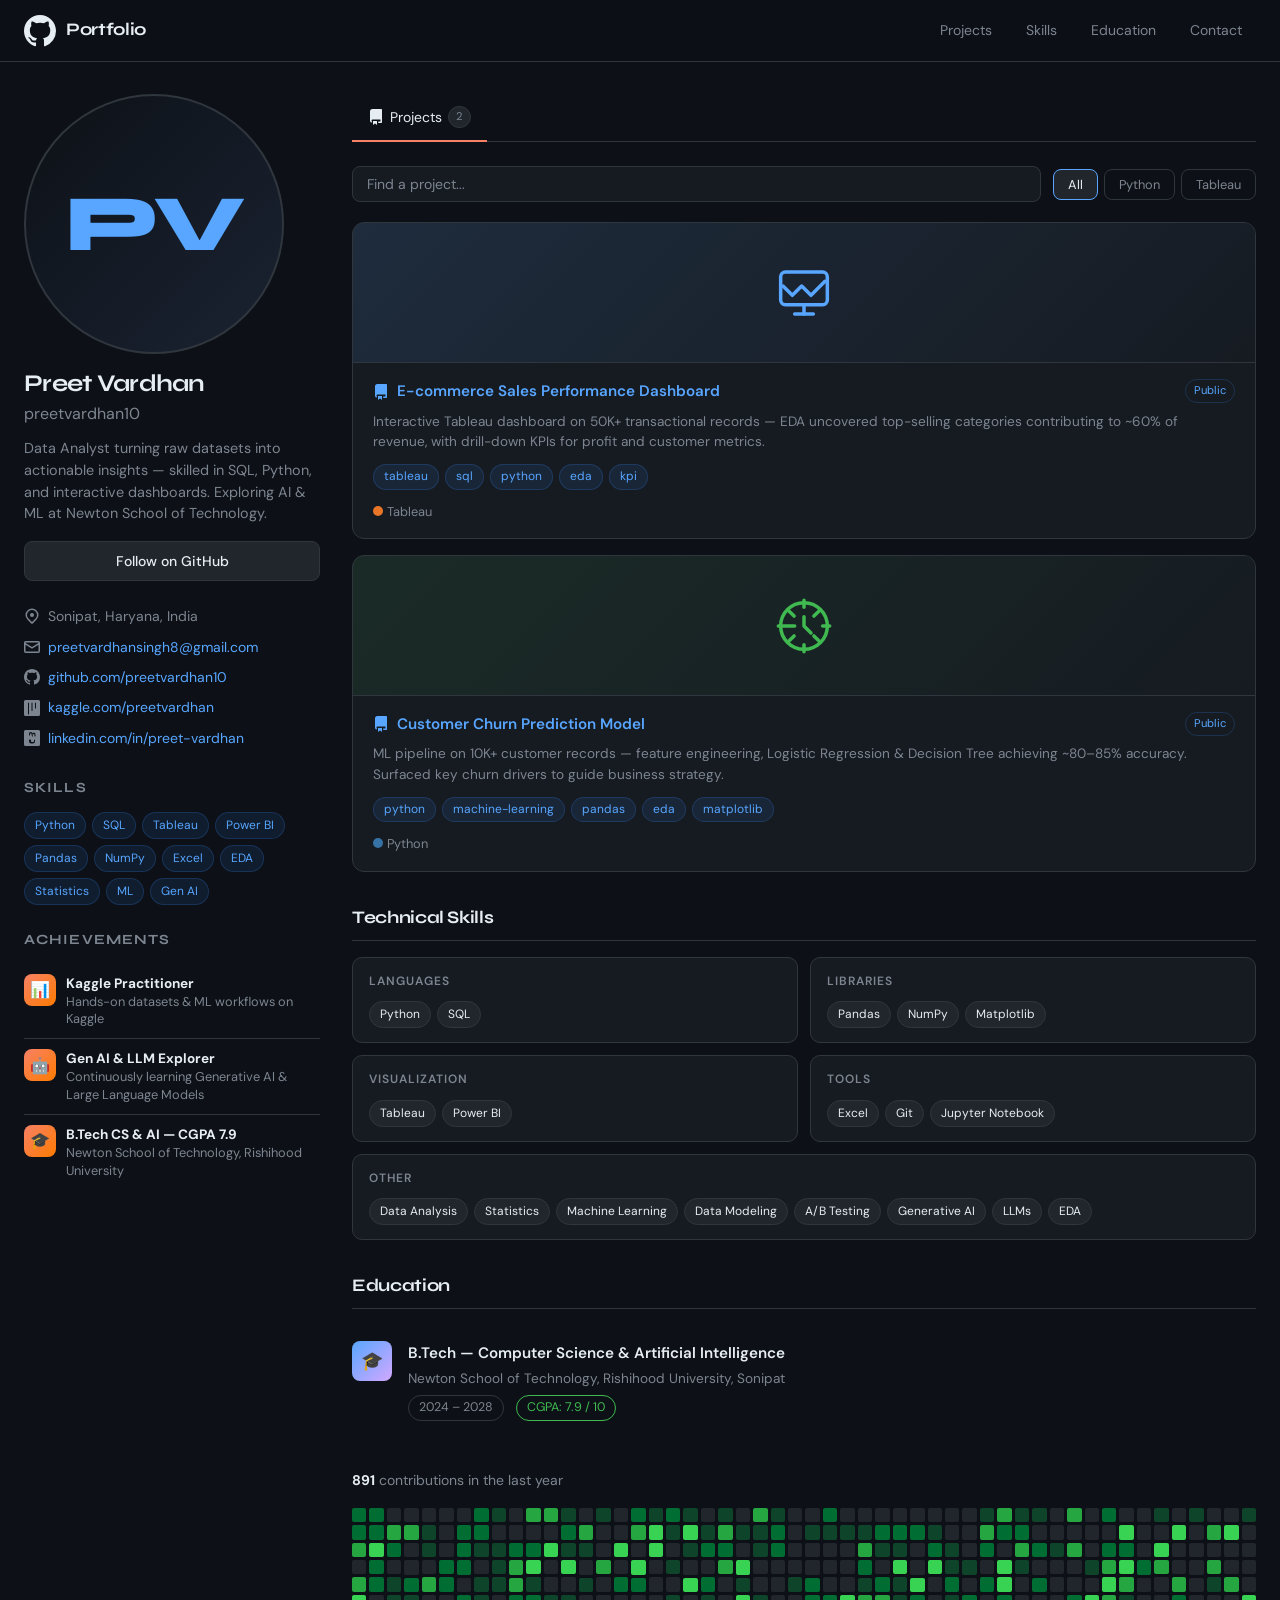
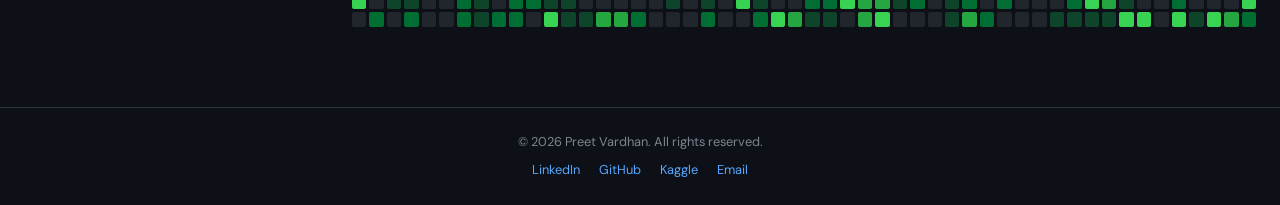
<file: DVA-focused-Portfolio/Preet_vardhan_DVA/index.html>
<!DOCTYPE html>
<html lang="en">
<head>
<meta charset="UTF-8">
<meta name="viewport" content="width=device-width, initial-scale=1.0">
<title>Preet Vardhan | Data Analyst</title>
<link href="https://fonts.googleapis.com/css2?family=Syne:wght@400;600;700;800&family=DM+Sans:ital,wght@0,300;0,400;0,500;1,400&display=swap" rel="stylesheet">
<style>
  *, *::before, *::after { box-sizing: border-box; margin: 0; padding: 0; }

  :root {
    --bg: #0d1117;
    --surface: #161b22;
    --surface2: #21262d;
    --border: #30363d;
    --text: #e6edf3;
    --text-muted: #7d8590;
    --accent: #58a6ff;
    --accent2: #3fb950;
    --accent3: #f78166;
    --accent4: #d2a8ff;
    --badge-bg: #388bfd1a;
    --badge-border: #388bfd33;
    --header-h: 62px;
  }

  html { scroll-behavior: smooth; }
  body {
    font-family: 'DM Sans', sans-serif;
    background: var(--bg);
    color: var(--text);
    min-height: 100vh;
    line-height: 1.6;
  }

  /* HEADER */
  header {
    position: sticky; top: 0; z-index: 100;
    height: var(--header-h);
    background: rgba(13,17,23,0.88);
    backdrop-filter: blur(14px);
    border-bottom: 1px solid var(--border);
    display: flex; align-items: center;
    padding: 0 24px; gap: 16px;
  }
  .header-logo {
    display: flex; align-items: center; gap: 10px; text-decoration: none;
  }
  .header-logo svg { width: 32px; height: 32px; fill: var(--text); }
  .header-title {
    font-family: 'Syne', sans-serif;
    font-weight: 700; font-size: 1.1rem;
    color: var(--text); letter-spacing: -0.02em;
  }
  .header-nav { margin-left: auto; display: flex; align-items: center; gap: 6px; }
  .header-nav a {
    color: var(--text-muted); text-decoration: none;
    font-size: 0.875rem; padding: 6px 14px; border-radius: 6px;
    transition: background 0.15s, color 0.15s;
  }
  .header-nav a:hover { background: var(--surface2); color: var(--text); }

  /* LAYOUT */
  .container {
    max-width: 1280px; margin: 0 auto;
    padding: 32px 24px;
    display: grid;
    grid-template-columns: 296px 1fr;
    gap: 32px; align-items: start;
  }

  /* SIDEBAR */
  aside { position: sticky; top: calc(var(--header-h) + 24px); }
  .avatar-wrap { margin-bottom: 16px; }
  .avatar {
    width: 260px; height: 260px; border-radius: 50%;
    border: 2px solid var(--border);
    display: flex; align-items: center; justify-content: center;
    overflow: hidden;
    font-family: 'Syne', sans-serif;
    font-size: 5rem; font-weight: 800;
    color: var(--accent); letter-spacing: -2px;
    user-select: none;
    background: linear-gradient(135deg, #0d1117 0%, #1a2332 100%);
  }
  .vcard-names { margin-bottom: 8px; }
  .vcard-fullname {
    font-family: 'Syne', sans-serif;
    font-size: 1.5rem; font-weight: 700;
    line-height: 1.2; color: var(--text); letter-spacing: -0.03em;
  }
  .vcard-username { font-size: 1rem; font-weight: 400; color: var(--text-muted); margin-top: 2px; }
  .bio { font-size: 0.9rem; color: var(--text-muted); line-height: 1.5; margin: 12px 0 16px; }
  .btn-follow {
    display: block; width: 100%; text-align: center;
    padding: 8px 16px; border-radius: 8px;
    border: 1px solid var(--border); background: var(--surface2);
    color: var(--text); font-size: 0.875rem; font-weight: 500;
    text-decoration: none; transition: border-color 0.2s, background 0.2s;
    cursor: pointer; margin-bottom: 20px;
  }
  .btn-follow:hover { border-color: var(--accent); background: var(--badge-bg); }
  .vcard-details { list-style: none; }
  .vcard-details li {
    display: flex; align-items: center; gap: 8px;
    font-size: 0.875rem; color: var(--text-muted); padding: 4px 0;
  }
  .vcard-details li svg { width: 16px; height: 16px; fill: var(--text-muted); flex-shrink: 0; }
  .vcard-details a { color: var(--accent); text-decoration: none; }
  .vcard-details a:hover { text-decoration: underline; }

  .sidebar-section { margin-top: 24px; }
  .sidebar-section h3 {
    font-family: 'Syne', sans-serif;
    font-size: 0.875rem; font-weight: 700;
    color: var(--text-muted); text-transform: uppercase;
    letter-spacing: 0.08em; margin-bottom: 12px;
  }
  .badges { display: flex; flex-wrap: wrap; gap: 6px; }
  .badge {
    font-size: 0.75rem; padding: 3px 10px; border-radius: 20px;
    border: 1px solid var(--badge-border); background: var(--badge-bg);
    color: var(--accent); white-space: nowrap;
  }
  .achievement-item {
    display: flex; align-items: flex-start; gap: 10px;
    padding: 10px 0; border-bottom: 1px solid var(--border);
  }
  .achievement-item:last-child { border-bottom: none; }
  .achievement-icon {
    width: 32px; height: 32px; border-radius: 8px;
    background: linear-gradient(135deg, #f78166, #ff7b00);
    display: flex; align-items: center; justify-content: center;
    font-size: 16px; flex-shrink: 0;
  }
  .achievement-text { font-size: 0.8rem; color: var(--text-muted); line-height: 1.4; }
  .achievement-text strong { color: var(--text); display: block; font-size: 0.85rem; }

  /* MAIN */
  .tab-nav {
    display: flex; align-items: center; gap: 0;
    border-bottom: 1px solid var(--border); margin-bottom: 24px;
  }
  .tab-item {
    display: flex; align-items: center; gap: 6px;
    padding: 12px 16px; font-size: 0.875rem;
    color: var(--text-muted); cursor: pointer;
    border-bottom: 2px solid transparent; margin-bottom: -1px;
    transition: color 0.15s;
  }
  .tab-item.active { color: var(--text); border-bottom-color: #f78166; }
  .tab-item svg { width: 16px; height: 16px; fill: currentColor; }
  .count-badge {
    background: var(--surface2); border: 1px solid var(--border);
    color: var(--text-muted); font-size: 0.7rem;
    padding: 1px 7px; border-radius: 20px;
  }

  /* Filter bar */
  .filter-bar {
    display: flex; align-items: center; gap: 12px;
    margin-bottom: 20px; flex-wrap: wrap;
  }
  .search-input {
    flex: 1; min-width: 200px;
    background: var(--surface); border: 1px solid var(--border);
    border-radius: 8px; padding: 8px 14px;
    font-size: 0.875rem; color: var(--text); outline: none;
    transition: border-color 0.2s; font-family: inherit;
  }
  .search-input::placeholder { color: var(--text-muted); }
  .search-input:focus { border-color: var(--accent); }
  .filter-btns { display: flex; gap: 6px; }
  .filter-btn {
    padding: 6px 14px; border-radius: 8px;
    border: 1px solid var(--border); background: transparent;
    color: var(--text-muted); font-size: 0.8rem; cursor: pointer;
    transition: all 0.15s; font-family: inherit;
  }
  .filter-btn:hover, .filter-btn.active {
    background: var(--surface2); color: var(--text); border-color: var(--accent);
  }

  /* Project cards */
  .projects-grid { display: flex; flex-direction: column; gap: 16px; }
  .project-card {
    background: var(--surface); border: 1px solid var(--border);
    border-radius: 12px; overflow: hidden;
    cursor: pointer; transition: border-color 0.2s, transform 0.15s;
    animation: fadeUp 0.4s ease both;
  }
  @keyframes fadeUp {
    from { opacity: 0; transform: translateY(12px); }
    to   { opacity: 1; transform: translateY(0); }
  }
  .project-card:hover { border-color: var(--accent); transform: translateY(-2px); }
  .card-image {
    height: 140px; border-bottom: 1px solid var(--border);
    display: flex; align-items: center; justify-content: center;
    background: var(--surface2);
  }
  .card-body { padding: 16px 20px; }
  .card-header {
    display: flex; align-items: flex-start;
    justify-content: space-between; gap: 12px; margin-bottom: 8px;
  }
  .card-title-group { display: flex; align-items: center; gap: 8px; }
  .card-title-group svg { width: 16px; height: 16px; fill: var(--accent); flex-shrink: 0; }
  .card-title { font-weight: 600; color: var(--accent); font-size: 0.95rem; text-decoration: none; }
  .public-badge {
    font-size: 0.7rem; padding: 2px 8px; border-radius: 20px;
    border: 1px solid var(--badge-border); color: var(--accent);
  }
  .card-desc { font-size: 0.85rem; color: var(--text-muted); line-height: 1.5; margin-bottom: 12px; }
  .card-tags { display: flex; flex-wrap: wrap; gap: 6px; margin-bottom: 12px; }
  .topic-tag {
    font-size: 0.75rem; padding: 2px 10px; border-radius: 20px;
    background: var(--badge-bg); color: var(--accent); border: 1px solid var(--badge-border);
  }
  .card-footer { display: flex; align-items: center; gap: 16px; font-size: 0.8rem; color: var(--text-muted); }
  .lang-dot { width: 10px; height: 10px; border-radius: 50%; display: inline-block; margin-right: 4px; }
  .lang-python { background: #3572a5; }
  .lang-tableau { background: #e97627; }

  /* Contribution graph */
  .contrib-section { margin-top: 32px; }
  .contrib-title { font-size: 0.875rem; color: var(--text-muted); margin-bottom: 16px; }
  .contrib-title strong { color: var(--text); }
  .contrib-graph { display: grid; grid-template-columns: repeat(52, 1fr); gap: 3px; }
  .contrib-col { display: flex; flex-direction: column; gap: 3px; }
  .contrib-cell {
    width: 100%; aspect-ratio: 1; border-radius: 2px;
    background: var(--surface2); transition: transform 0.1s; cursor: default;
  }
  .contrib-cell:hover { transform: scale(1.5); }
  .contrib-cell.l1 { background: #0e4429; }
  .contrib-cell.l2 { background: #006d32; }
  .contrib-cell.l3 { background: #26a641; }
  .contrib-cell.l4 { background: #39d353; }

  /* Education */
  .edu-list { display: flex; flex-direction: column; gap: 0; }
  .edu-item {
    display: flex; gap: 16px; padding: 16px 0;
    border-bottom: 1px solid var(--border);
  }
  .edu-item:last-child { border-bottom: none; }
  .edu-icon {
    width: 40px; height: 40px; border-radius: 8px;
    background: linear-gradient(135deg, var(--accent), var(--accent4));
    display: flex; align-items: center; justify-content: center;
    font-size: 18px; flex-shrink: 0;
  }
  .edu-body { flex: 1; }
  .edu-degree { font-weight: 600; font-size: 0.95rem; color: var(--text); }
  .edu-school { font-size: 0.85rem; color: var(--text-muted); margin-top: 2px; }
  .edu-meta { display: flex; gap: 12px; margin-top: 6px; flex-wrap: wrap; }
  .edu-year, .edu-grade {
    font-size: 0.78rem; padding: 2px 10px; border-radius: 20px;
    border: 1px solid var(--border); color: var(--text-muted);
  }
  .edu-grade { border-color: var(--accent2); color: var(--accent2); }

  /* Skills */
  .skills-grid { display: grid; grid-template-columns: 1fr 1fr; gap: 12px; margin-top: 4px; }
  .skill-group {
    background: var(--surface); border: 1px solid var(--border);
    border-radius: 10px; padding: 14px 16px;
  }
  .skill-group-label {
    font-size: 0.75rem; font-weight: 600; text-transform: uppercase;
    letter-spacing: 0.08em; color: var(--text-muted); margin-bottom: 10px;
  }
  .skill-badges { display: flex; flex-wrap: wrap; gap: 6px; }
  .skill-badge {
    font-size: 0.75rem; padding: 3px 10px; border-radius: 20px;
    background: var(--surface2); color: var(--text); border: 1px solid var(--border);
  }

  .section-heading {
    font-family: 'Syne', sans-serif;
    font-size: 1.1rem; font-weight: 700;
    color: var(--text); letter-spacing: -0.02em;
    margin: 32px 0 16px; padding-bottom: 8px;
    border-bottom: 1px solid var(--border);
  }

  /* Modal */
  .modal-overlay {
    display: none; position: fixed; inset: 0;
    background: rgba(0,0,0,0.7); z-index: 200;
    align-items: center; justify-content: center; padding: 24px;
  }
  .modal-overlay.open { display: flex; }
  .modal {
    background: var(--surface); border: 1px solid var(--border);
    border-radius: 14px; max-width: 540px; width: 100%;
    overflow: hidden; animation: modalIn 0.2s ease;
  }
  @keyframes modalIn {
    from { opacity: 0; transform: scale(0.95); }
    to   { opacity: 1; transform: scale(1); }
  }
  .modal-header {
    display: flex; align-items: center; justify-content: space-between;
    padding: 16px 20px; border-bottom: 1px solid var(--border);
  }
  .modal-header-title { font-weight: 600; color: var(--text); font-size: 1rem; }
  .modal-close {
    width: 28px; height: 28px; border-radius: 6px; border: none;
    background: transparent; cursor: pointer; color: var(--text-muted);
    display: flex; align-items: center; justify-content: center;
    transition: background 0.15s;
  }
  .modal-close:hover { background: var(--surface2); }
  .modal-close svg { width: 16px; height: 16px; fill: currentColor; }
  .modal-body { padding: 20px; }
  .modal-desc { font-size: 0.9rem; color: var(--text-muted); line-height: 1.6; margin-bottom: 16px; }
  .modal-tools { display: flex; flex-wrap: wrap; gap: 6px; margin-bottom: 16px; }
  .modal-footer {
    display: flex; justify-content: flex-end; gap: 10px;
    padding: 16px 20px; border-top: 1px solid var(--border);
  }
  .btn-cancel {
    padding: 8px 16px; border-radius: 8px;
    border: 1px solid var(--border); background: transparent;
    color: var(--text-muted); cursor: pointer;
    font-size: 0.875rem; transition: background 0.15s; font-family: inherit;
  }
  .btn-cancel:hover { background: var(--surface2); }
  .btn-view {
    padding: 8px 16px; border-radius: 8px;
    background: var(--accent); color: #0d1117;
    font-size: 0.875rem; font-weight: 600;
    text-decoration: none; transition: opacity 0.15s;
  }
  .btn-view:hover { opacity: 0.85; }

  footer {
    border-top: 1px solid var(--border);
    padding: 24px; text-align: center;
    font-size: 0.8rem; color: var(--text-muted); margin-top: 48px;
  }
  footer a { color: var(--accent); text-decoration: none; margin: 0 8px; }
  footer a:hover { text-decoration: underline; }

  @media (max-width: 900px) {
    .container { grid-template-columns: 1fr; }
    aside { position: static; }
    .avatar { width: 180px; height: 180px; font-size: 3.5rem; }
    .skills-grid { grid-template-columns: 1fr; }
  }
  @media (max-width: 600px) {
    .contrib-graph { grid-template-columns: repeat(26, 1fr); }
  }
  .no-results { display: none; text-align: center; color: var(--text-muted); padding: 40px; font-size: 0.9rem; }
  .no-results.show { display: block; }
</style>
</head>
<body>

<!-- HEADER -->
<header>
  <a class="header-logo" href="#">
    <svg viewBox="0 0 16 16" xmlns="http://www.w3.org/2000/svg">
      <path d="M8 0C3.58 0 0 3.58 0 8c0 3.54 2.29 6.53 5.47 7.59.4.07.55-.17.55-.38 0-.19-.01-.82-.01-1.49-2.01.37-2.53-.49-2.69-.94-.09-.23-.48-.94-.82-1.13-.28-.15-.68-.52-.01-.53.63-.01 1.08.58 1.23.82.72 1.21 1.87.87 2.33.66.07-.52.28-.87.51-1.07-1.78-.2-3.64-.89-3.64-3.95 0-.87.31-1.59.82-2.15-.08-.2-.36-1.02.08-2.12 0 0 .67-.21 2.2.82.64-.18 1.32-.27 2-.27.68 0 1.36.09 2 .27 1.53-1.04 2.2-.82 2.2-.82.44 1.1.16 1.92.08 2.12.51.56.82 1.27.82 2.15 0 3.07-1.87 3.75-3.65 3.95.29.25.54.73.54 1.48 0 1.07-.01 1.93-.01 2.2 0 .21.15.46.55.38A8.013 8.013 0 0016 8c0-4.42-3.58-8-8-8z"/>
    </svg>
    <span class="header-title">Portfolio</span>
  </a>
  <nav class="header-nav">
    <a href="#projects">Projects</a>
    <a href="#skills">Skills</a>
    <a href="#education">Education</a>
    <a href="mailto:preetvardhansingh8@gmail.com">Contact</a>
  </nav>
</header>

<!-- LAYOUT -->
<div class="container">

  <!-- SIDEBAR -->
  <aside>
    <div class="avatar-wrap">
      <div class="avatar">PV</div>
    </div>
    <div class="vcard-names">
      <h1 class="vcard-fullname">Preet Vardhan</h1>
      <h2 class="vcard-username">preetvardhan10</h2>
    </div>
    <p class="bio">Data Analyst turning raw datasets into actionable insights — skilled in SQL, Python, and interactive dashboards. Exploring AI & ML at Newton School of Technology.</p>
    <a href="https://github.com/preetvardhan10" target="_blank" class="btn-follow">Follow on GitHub</a>

    <ul class="vcard-details">
      <li>
        <svg viewBox="0 0 16 16"><path d="M11.536 3.464a5 5 0 010 7.072L8 14.07l-3.536-3.535a5 5 0 117.072-7.072v.001zm1.06 8.132a6.5 6.5 0 10-9.192 0l3.535 3.536a1.5 1.5 0 002.122 0l3.535-3.536zM8 9a2 2 0 100-4 2 2 0 000 4z"/></svg>
        Sonipat, Haryana, India
      </li>
      <li>
        <svg viewBox="0 0 16 16"><path d="M1.75 2h12.5c.966 0 1.75.784 1.75 1.75v8.5A1.75 1.75 0 0114.25 14H1.75A1.75 1.75 0 010 12.25v-8.5C0 2.784.784 2 1.75 2zM1.5 12.251c0 .138.112.25.25.25h12.5a.25.25 0 00.25-.25V5.809L8.38 9.397a.75.75 0 01-.76 0L1.5 5.809v6.442zm13-8.181v-.32a.25.25 0 00-.25-.25H1.75a.25.25 0 00-.25.25v.32L8 7.88l6.5-3.809z"/></svg>
        <a href="mailto:preetvardhansingh8@gmail.com">preetvardhansingh8@gmail.com</a>
      </li>
      <li>
        <svg viewBox="0 0 16 16"><path d="M8 0C3.58 0 0 3.58 0 8c0 3.54 2.29 6.53 5.47 7.59.4.07.55-.17.55-.38 0-.19-.01-.82-.01-1.49-2.01.37-2.53-.49-2.69-.94-.09-.23-.48-.94-.82-1.13-.28-.15-.68-.52-.01-.53.63-.01 1.08.58 1.23.82.72 1.21 1.87.87 2.33.66.07-.52.28-.87.51-1.07-1.78-.2-3.64-.89-3.64-3.95 0-.87.31-1.59.82-2.15-.08-.2-.36-1.02.08-2.12 0 0 .67-.21 2.2.82.64-.18 1.32-.27 2-.27.68 0 1.36.09 2 .27 1.53-1.04 2.2-.82 2.2-.82.44 1.1.16 1.92.08 2.12.51.56.82 1.27.82 2.15 0 3.07-1.87 3.75-3.65 3.95.29.25.54.73.54 1.48 0 1.07-.01 1.93-.01 2.2 0 .21.15.46.55.38A8.013 8.013 0 0016 8c0-4.42-3.58-8-8-8z"/></svg>
        <a href="https://github.com/preetvardhan10" target="_blank">github.com/preetvardhan10</a>
      </li>
      <li>
        <svg viewBox="0 0 16 16"><path d="M0 1.5A1.5 1.5 0 011.5 0h13A1.5 1.5 0 0116 1.5v13a1.5 1.5 0 01-1.5 1.5h-13A1.5 1.5 0 010 14.5zm4.5 1a.5.5 0 00-.5.5v11a.5.5 0 001 0V3a.5.5 0 00-.5-.5zm3.5 0a.5.5 0 00-.5.5v7.5a.5.5 0 001 0V3a.5.5 0 00-.5-.5zm3.5 0a.5.5 0 00-.5.5v5a.5.5 0 001 0V3a.5.5 0 00-.5-.5z"/></svg>
        <a href="https://www.kaggle.com/preetvardhan" target="_blank">kaggle.com/preetvardhan</a>
      </li>
      <li>
        <svg viewBox="0 0 16 16"><path d="M0 1.5A1.5 1.5 0 011.5 0h13A1.5 1.5 0 0116 1.5v13a1.5 1.5 0 01-1.5 1.5h-13A1.5 1.5 0 010 14.5v-13zm5.5 1a.5.5 0 00-.5.5v2a.5.5 0 001 0V4a.75.75 0 011.5 0v1a.5.5 0 001 0V3A2.25 2.25 0 005.5 2.5zm4.5 0A2.25 2.25 0 008 4.75V6a.5.5 0 001 0V4.75a.75.75 0 011.5 0V6a.5.5 0 001 0V4.75A2.25 2.25 0 0010 2.5zm-4.5 7a.5.5 0 00-.5.5v1.25A2.25 2.25 0 007.25 13.5h1.5A2.25 2.25 0 0011 11.25V10a.5.5 0 00-1 0v1.25a.75.75 0 01-.75.75h-1.5a.75.75 0 01-.75-.75V10a.5.5 0 00-.5-.5z"/></svg>
        <a href="https://www.linkedin.com/in/preet-vardhan-aa4636323/" target="_blank">linkedin.com/in/preet-vardhan</a>
      </li>
    </ul>

    <div class="sidebar-section">
      <h3>Skills</h3>
      <div class="badges">
        <span class="badge">Python</span>
        <span class="badge">SQL</span>
        <span class="badge">Tableau</span>
        <span class="badge">Power BI</span>
        <span class="badge">Pandas</span>
        <span class="badge">NumPy</span>
        <span class="badge">Excel</span>
        <span class="badge">EDA</span>
        <span class="badge">Statistics</span>
        <span class="badge">ML</span>
        <span class="badge">Gen AI</span>
      </div>
    </div>

    <div class="sidebar-section">
      <h3>Achievements</h3>
      <div class="achievement-item">
        <div class="achievement-icon">📊</div>
        <div class="achievement-text">
          <strong>Kaggle Practitioner</strong>
          Hands-on datasets & ML workflows on Kaggle
        </div>
      </div>
      <div class="achievement-item">
        <div class="achievement-icon">🤖</div>
        <div class="achievement-text">
          <strong>Gen AI & LLM Explorer</strong>
          Continuously learning Generative AI & Large Language Models
        </div>
      </div>
      <div class="achievement-item">
        <div class="achievement-icon">🎓</div>
        <div class="achievement-text">
          <strong>B.Tech CS &amp; AI — CGPA 7.9</strong>
          Newton School of Technology, Rishihood University
        </div>
      </div>
    </div>
  </aside>

  <!-- MAIN -->
  <main>
    <div class="tab-nav">
      <div class="tab-item active">
        <svg viewBox="0 0 16 16"><path d="M2 2.5A2.5 2.5 0 014.5 0h8.75a.75.75 0 01.75.75v12.5a.75.75 0 01-.75.75h-2.5a.75.75 0 110-1.5h1.75v-2h-8a1 1 0 00-.714 1.7.75.75 0 01-1.072 1.05A2.495 2.495 0 012 11.5v-9zm10.5-1V9h-8c-.356 0-.694.074-1 .208V2.5a1 1 0 011-1h8zM5 12.25v3.25a.25.25 0 00.4.2l1.45-1.087a.25.25 0 01.3 0L8.6 15.7a.25.25 0 00.4-.2v-3.25a.25.25 0 00-.25-.25h-3.5a.25.25 0 00-.25.25z"/></svg>
        Projects
        <span class="count-badge" id="proj-count">2</span>
      </div>
    </div>

    <!-- Filter -->
    <div class="filter-bar" id="projects">
      <input type="text" class="search-input" id="search" placeholder="Find a project...">
      <div class="filter-btns">
        <button class="filter-btn active" data-filter="all">All</button>
        <button class="filter-btn" data-filter="python">Python</button>
        <button class="filter-btn" data-filter="tableau">Tableau</button>
      </div>
    </div>

    <!-- Project Cards -->
    <div class="projects-grid" id="projects-grid">

      <!-- Project 1: E-commerce Dashboard -->
      <div class="project-card"
        data-category="tableau"
        data-title="E-commerce Sales Performance Dashboard"
        data-desc="Cleaned and transformed raw transactional data (~50K+ records) using SQL and Python (Pandas) to ensure data accuracy and consistency. Performed exploratory data analysis to identify key business trends including top-selling categories, seasonal demand patterns, and customer segments. Built an interactive Tableau dashboard with dynamic filters, KPIs, and drill-down capabilities for revenue, profit, and customer metrics. Identified high-performing product categories contributing to ~60% of total revenue. Optimized SQL queries using joins and aggregations to improve data retrieval efficiency for dashboard integration."
        data-tools="Tableau,SQL,Python,Pandas,EDA,KPI Design"
        data-lang="tableau"
        data-link="https://github.com/preetvardhan10">
        <div class="card-image" style="background: linear-gradient(135deg, rgba(88,166,255,0.12) 0%, var(--surface) 100%);">
          <svg viewBox="0 0 24 24" style="width:56px;height:56px;stroke:#58a6ff;fill:none;stroke-width:1.5;stroke-linecap:round;stroke-linejoin:round;">
            <rect x="2" y="3" width="20" height="14" rx="2"/>
            <line x1="8" y1="21" x2="16" y2="21"/>
            <line x1="12" y1="17" x2="12" y2="21"/>
            <polyline points="3 9 7 13 11 9 15 13 21 7"/>
          </svg>
        </div>
        <div class="card-body">
          <div class="card-header">
            <div class="card-title-group">
              <svg viewBox="0 0 16 16"><path d="M2 2.5A2.5 2.5 0 014.5 0h8.75a.75.75 0 01.75.75v12.5a.75.75 0 01-.75.75h-2.5a.75.75 0 110-1.5h1.75v-2h-8a1 1 0 00-.714 1.7.75.75 0 01-1.072 1.05A2.495 2.495 0 012 11.5v-9zm10.5-1V9h-8c-.356 0-.694.074-1 .208V2.5a1 1 0 011-1h8zM5 12.25v3.25a.25.25 0 00.4.2l1.45-1.087a.25.25 0 01.3 0L8.6 15.7a.25.25 0 00.4-.2v-3.25a.25.25 0 00-.25-.25h-3.5a.25.25 0 00-.25.25z"/></svg>
              <span class="card-title">E-commerce Sales Performance Dashboard</span>
            </div>
            <span class="public-badge">Public</span>
          </div>
          <p class="card-desc">Interactive Tableau dashboard on 50K+ transactional records — EDA uncovered top-selling categories contributing to ~60% of revenue, with drill-down KPIs for profit and customer metrics.</p>
          <div class="card-tags">
            <span class="topic-tag">tableau</span>
            <span class="topic-tag">sql</span>
            <span class="topic-tag">python</span>
            <span class="topic-tag">eda</span>
            <span class="topic-tag">kpi</span>
          </div>
          <div class="card-footer">
            <span><span class="lang-dot lang-tableau"></span>Tableau</span>
          </div>
        </div>
      </div>

      <!-- Project 2: Customer Churn -->
      <div class="project-card"
        data-category="python"
        data-title="Customer Churn Prediction Model"
        data-desc="Processed and analyzed a customer dataset (~10K+ records) using Python (Pandas, NumPy) to identify behavioral patterns linked to churn. Performed feature engineering and data preprocessing — handling missing values, encoding categorical variables, and scaling features. Built and evaluated machine learning models (Logistic Regression, Decision Tree) achieving ~80–85% accuracy. Identified key churn drivers such as low engagement and purchase frequency, providing actionable business insights. Visualized model insights and data distributions using Matplotlib to support data-driven decision making."
        data-tools="Python,Pandas,NumPy,Matplotlib,Logistic Regression,Decision Tree,Machine Learning"
        data-lang="python"
        data-link="https://github.com/preetvardhan10">
        <div class="card-image" style="background: linear-gradient(135deg, rgba(63,185,80,0.1) 0%, var(--surface) 100%);">
          <svg viewBox="0 0 24 24" style="width:56px;height:56px;stroke:#3fb950;fill:none;stroke-width:1.5;stroke-linecap:round;stroke-linejoin:round;">
            <circle cx="12" cy="12" r="10"/>
            <path d="M12 8v4l3 3"/>
            <path d="M8 12H4M12 4V1M16.24 7.76l2.12-2.12M20 12h3M16.24 16.24l2.12 2.12M12 20v3M7.76 16.24L5.64 18.36M4 12H1M7.76 7.76L5.64 5.64"/>
          </svg>
        </div>
        <div class="card-body">
          <div class="card-header">
            <div class="card-title-group">
              <svg viewBox="0 0 16 16"><path d="M2 2.5A2.5 2.5 0 014.5 0h8.75a.75.75 0 01.75.75v12.5a.75.75 0 01-.75.75h-2.5a.75.75 0 110-1.5h1.75v-2h-8a1 1 0 00-.714 1.7.75.75 0 01-1.072 1.05A2.495 2.495 0 012 11.5v-9zm10.5-1V9h-8c-.356 0-.694.074-1 .208V2.5a1 1 0 011-1h8zM5 12.25v3.25a.25.25 0 00.4.2l1.45-1.087a.25.25 0 01.3 0L8.6 15.7a.25.25 0 00.4-.2v-3.25a.25.25 0 00-.25-.25h-3.5a.25.25 0 00-.25.25z"/></svg>
              <span class="card-title">Customer Churn Prediction Model</span>
            </div>
            <span class="public-badge">Public</span>
          </div>
          <p class="card-desc">ML pipeline on 10K+ customer records — feature engineering, Logistic Regression &amp; Decision Tree achieving ~80–85% accuracy. Surfaced key churn drivers to guide business strategy.</p>
          <div class="card-tags">
            <span class="topic-tag">python</span>
            <span class="topic-tag">machine-learning</span>
            <span class="topic-tag">pandas</span>
            <span class="topic-tag">eda</span>
            <span class="topic-tag">matplotlib</span>
          </div>
          <div class="card-footer">
            <span><span class="lang-dot lang-python"></span>Python</span>
          </div>
        </div>
      </div>

    </div>
    <div class="no-results" id="no-results">No projects match your search or filter.</div>

    <!-- Skills -->
    <h2 class="section-heading" id="skills">Technical Skills</h2>
    <div class="skills-grid">
      <div class="skill-group">
        <div class="skill-group-label">Languages</div>
        <div class="skill-badges">
          <span class="skill-badge">Python</span>
          <span class="skill-badge">SQL</span>
        </div>
      </div>
      <div class="skill-group">
        <div class="skill-group-label">Libraries</div>
        <div class="skill-badges">
          <span class="skill-badge">Pandas</span>
          <span class="skill-badge">NumPy</span>
          <span class="skill-badge">Matplotlib</span>
        </div>
      </div>
      <div class="skill-group">
        <div class="skill-group-label">Visualization</div>
        <div class="skill-badges">
          <span class="skill-badge">Tableau</span>
          <span class="skill-badge">Power BI</span>
        </div>
      </div>
      <div class="skill-group">
        <div class="skill-group-label">Tools</div>
        <div class="skill-badges">
          <span class="skill-badge">Excel</span>
          <span class="skill-badge">Git</span>
          <span class="skill-badge">Jupyter Notebook</span>
        </div>
      </div>
      <div class="skill-group" style="grid-column: 1 / -1">
        <div class="skill-group-label">Other</div>
        <div class="skill-badges">
          <span class="skill-badge">Data Analysis</span>
          <span class="skill-badge">Statistics</span>
          <span class="skill-badge">Machine Learning</span>
          <span class="skill-badge">Data Modeling</span>
          <span class="skill-badge">A/B Testing</span>
          <span class="skill-badge">Generative AI</span>
          <span class="skill-badge">LLMs</span>
          <span class="skill-badge">EDA</span>
        </div>
      </div>
    </div>

    <!-- Education -->
    <h2 class="section-heading" id="education">Education</h2>
    <div class="edu-list">
      <div class="edu-item">
        <div class="edu-icon">🎓</div>
        <div class="edu-body">
          <div class="edu-degree">B.Tech — Computer Science &amp; Artificial Intelligence</div>
          <div class="edu-school">Newton School of Technology, Rishihood University, Sonipat</div>
          <div class="edu-meta">
            <span class="edu-year">2024 – 2028</span>
            <span class="edu-grade">CGPA: 7.9 / 10</span>
          </div>
        </div>
      </div>
    </div>

    <!-- Contribution Graph -->
    <div class="contrib-section">
      <p class="contrib-title"><strong id="contrib-count">—</strong> contributions in the last year</p>
      <div class="contrib-graph" id="contrib-graph"></div>
    </div>
  </main>
</div>

<!-- MODAL -->
<div class="modal-overlay" id="modal">
  <div class="modal">
    <div class="modal-header">
      <div class="modal-header-title" id="m-title">Project</div>
      <button class="modal-close" id="modal-close">
        <svg viewBox="0 0 16 16"><path d="M3.72 3.72a.75.75 0 011.06 0L8 6.94l3.22-3.22a.75.75 0 111.06 1.06L9.06 8l3.22 3.22a.75.75 0 11-1.06 1.06L8 9.06l-3.22 3.22a.75.75 0 01-1.06-1.06L6.94 8 3.72 4.78a.75.75 0 010-1.06z"/></svg>
      </button>
    </div>
    <div class="modal-body">
      <p class="modal-desc" id="m-desc"></p>
      <div class="modal-tools" id="m-tools"></div>
    </div>
    <div class="modal-footer">
      <button class="btn-cancel" id="modal-cancel">Cancel</button>
      <a href="#" target="_blank" class="btn-view" id="m-link">View on GitHub</a>
    </div>
  </div>
</div>

<!-- FOOTER -->
<footer>
  <p>&copy; <span id="year"></span> Preet Vardhan. All rights reserved.</p>
  <div style="margin-top:8px">
    <a href="https://www.linkedin.com/in/preet-vardhan-aa4636323/" target="_blank">LinkedIn</a>
    <a href="https://github.com/preetvardhan10" target="_blank">GitHub</a>
    <a href="https://www.kaggle.com/preetvardhan" target="_blank">Kaggle</a>
    <a href="mailto:preetvardhansingh8@gmail.com">Email</a>
  </div>
</footer>

<script>
  document.getElementById('year').textContent = new Date().getFullYear();

  // Contribution graph
  const graph = document.getElementById('contrib-graph');
  const levels = [0,0,0,0,1,1,2,2,3,4];
  let total = 0;
  for (let w = 0; w < 52; w++) {
    const col = document.createElement('div');
    col.className = 'contrib-col';
    for (let d = 0; d < 7; d++) {
      const cell = document.createElement('div');
      const lvl = levels[Math.floor(Math.random() * levels.length)];
      cell.className = 'contrib-cell' + (lvl ? ' l' + lvl : '');
      total += lvl * Math.floor(Math.random() * 3 + 1);
      col.appendChild(cell);
    }
    graph.appendChild(col);
  }
  document.getElementById('contrib-count').textContent = total;

  // Search & filter
  const cards = document.querySelectorAll('.project-card');
  const searchEl = document.getElementById('search');
  const filterBtns = document.querySelectorAll('.filter-btn');
  let activeFilter = 'all';

  function applyFilters() {
    const q = searchEl.value.toLowerCase();
    let visible = 0;
    cards.forEach(card => {
      const cat = card.dataset.category;
      const title = card.dataset.title.toLowerCase();
      const desc = card.dataset.desc.toLowerCase();
      const matchFilter = activeFilter === 'all' || cat === activeFilter;
      const matchSearch = !q || title.includes(q) || desc.includes(q);
      if (matchFilter && matchSearch) { card.style.display = ''; visible++; }
      else card.style.display = 'none';
    });
    document.getElementById('no-results').classList.toggle('show', visible === 0);
    document.getElementById('proj-count').textContent = visible;
  }

  searchEl.addEventListener('input', applyFilters);
  filterBtns.forEach(btn => {
    btn.addEventListener('click', () => {
      filterBtns.forEach(b => b.classList.remove('active'));
      btn.classList.add('active');
      activeFilter = btn.dataset.filter;
      applyFilters();
    });
  });

  // Modal
  const modal = document.getElementById('modal');
  const mTitle = document.getElementById('m-title');
  const mDesc = document.getElementById('m-desc');
  const mTools = document.getElementById('m-tools');
  const mLink = document.getElementById('m-link');

  cards.forEach(card => {
    card.addEventListener('click', () => {
      mTitle.textContent = card.dataset.title;
      mDesc.textContent = card.dataset.desc;
      mLink.href = card.dataset.link;
      mTools.innerHTML = card.dataset.tools.split(',')
        .map(t => `<span class="topic-tag">${t.trim()}</span>`).join('');
      modal.classList.add('open');
    });
  });

  function closeModal() { modal.classList.remove('open'); }
  document.getElementById('modal-close').addEventListener('click', closeModal);
  document.getElementById('modal-cancel').addEventListener('click', closeModal);
  modal.addEventListener('click', e => { if (e.target === modal) closeModal(); });
</script>
</body>
</html>
</file>
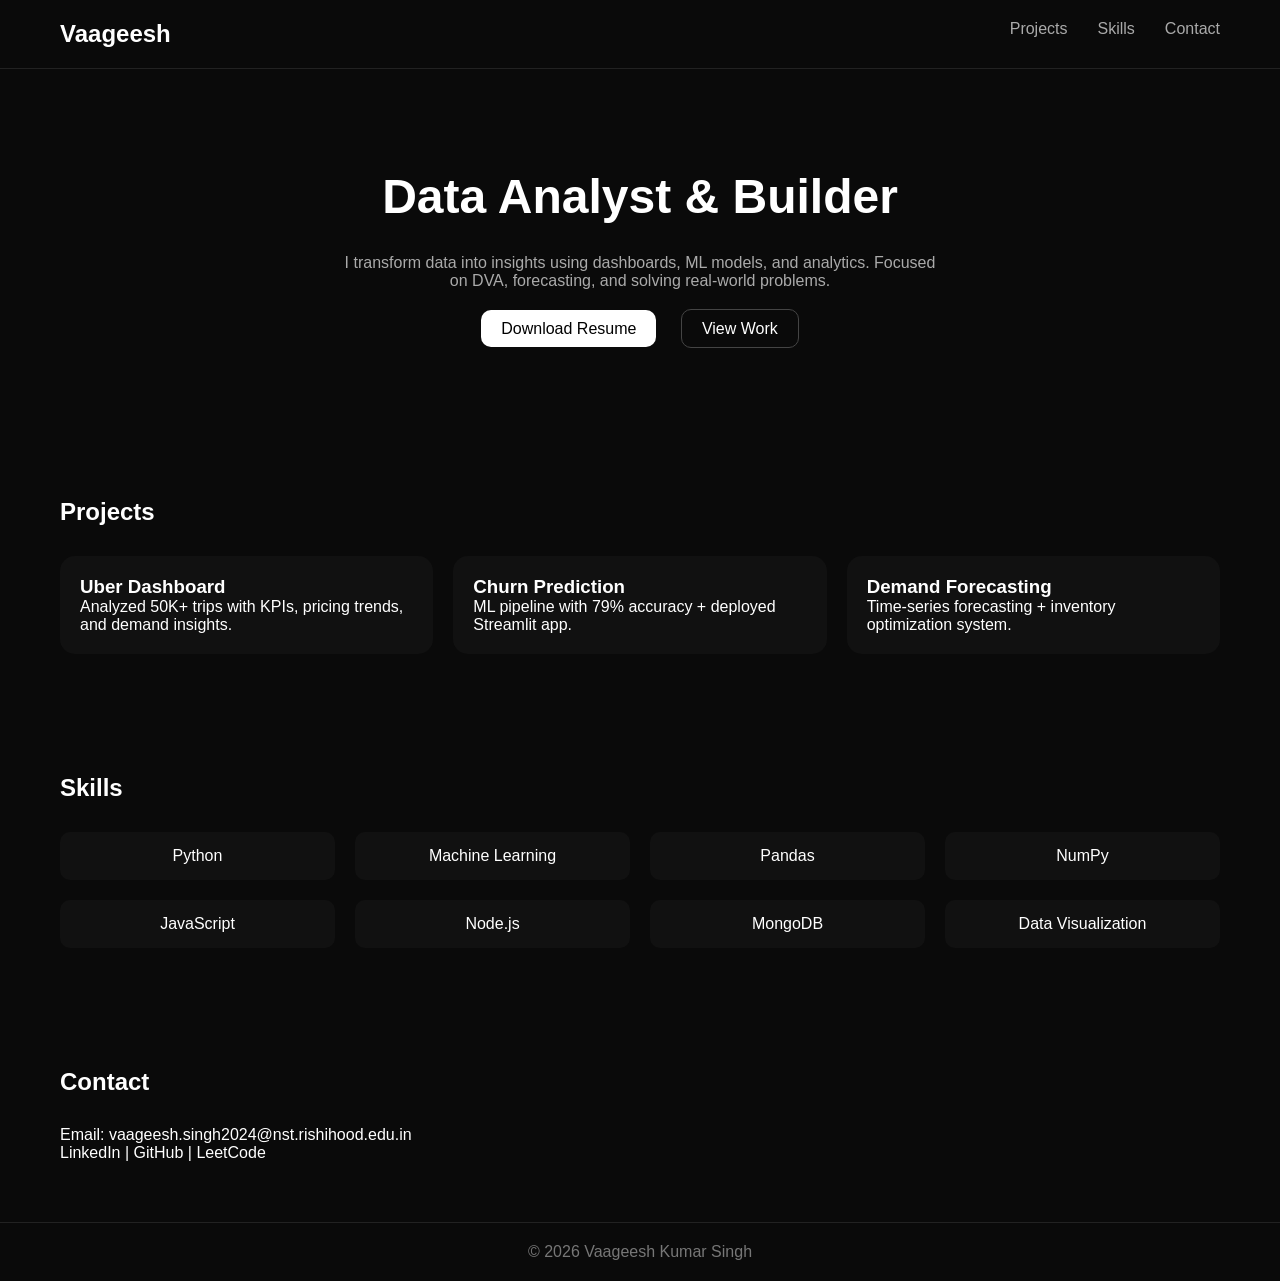
<file: DVA-focused-Portfolio/Vaageesh Portfolio DVA/index.html>
<!DOCTYPE html>
<html lang="en">
<head>
  <meta charset="UTF-8">
  <title>Vaageesh | Portfolio</title>
  <link rel="stylesheet" href="styles.css">
</head>
<body>

  <!-- Navbar -->
  <nav>
    <h1>Vaageesh</h1>
    <ul>
      <li><a href="#projects">Projects</a></li>
      <li><a href="#skills">Skills</a></li>
      <li><a href="#contact">Contact</a></li>
    </ul>
  </nav>

  <!-- Hero -->
  <section class="hero">
    <h2>Data Analyst & Builder</h2>
    <p>
      I transform data into insights using dashboards, ML models, and analytics.
      Focused on DVA, forecasting, and solving real-world problems.
    </p>
    <div class="buttons">
      <a href="#">Download Resume</a>
      <a href="#projects" class="outline">View Work</a>
    </div>
  </section>

  <!-- Projects -->
  <section id="projects">
    <h2>Projects</h2>

    <div class="grid">
      <div class="card">
        <h3>Uber Dashboard</h3>
        <p>Analyzed 50K+ trips with KPIs, pricing trends, and demand insights.</p>
      </div>

      <div class="card">
        <h3>Churn Prediction</h3>
        <p>ML pipeline with 79% accuracy + deployed Streamlit app.</p>
      </div>

      <div class="card">
        <h3>Demand Forecasting</h3>
        <p>Time-series forecasting + inventory optimization system.</p>
      </div>
    </div>
  </section>

  <!-- Skills -->
  <section id="skills">
    <h2>Skills</h2>
    <div class="grid">
      <div class="skill">Python</div>
      <div class="skill">Machine Learning</div>
      <div class="skill">Pandas</div>
      <div class="skill">NumPy</div>
      <div class="skill">JavaScript</div>
      <div class="skill">Node.js</div>
      <div class="skill">MongoDB</div>
      <div class="skill">Data Visualization</div>
    </div>
  </section>

  <!-- Contact -->
  <section id="contact">
    <h2>Contact</h2>
    <p>Email: vaageesh.singh2024@nst.rishihood.edu.in</p>
    <p>LinkedIn | GitHub | LeetCode</p>
  </section>

  <footer>
    <p>© 2026 Vaageesh Kumar Singh</p>
  </footer>

</body>
</html>
</file>
<file: DVA-focused-Portfolio/Gauri_Mehrotra_DVA/styles.css>
* {
  margin: 0;
  padding: 0;
  box-sizing: border-box;
  font-family: Arial, sans-serif;
}

body {
  background: #0f172a;
  color: white;
  line-height: 1.6;
}

/* Navbar */
.navbar {
  display: flex;
  justify-content: space-between;
  align-items: center;
  padding: 20px 8%;
  background: #111827;
  position: sticky;
  top: 0;
}

.logo {
  font-size: 24px;
  font-weight: bold;
  color: #38bdf8;
}

.nav-links {
  display: flex;
  list-style: none;
}

.nav-links li {
  margin-left: 25px;
}

.nav-links a {
  text-decoration: none;
  color: white;
  transition: 0.3s;
}

.nav-links a:hover {
  color: #38bdf8;
}

/* Hero Section */
.hero {
  height: 90vh;
  display: flex;
  justify-content: center;
  align-items: center;
  text-align: center;
  padding: 0 10%;
}

.hero h1 {
  font-size: 50px;
}

.hero h1 span {
  color: #38bdf8;
}

.hero h2 {
  margin-top: 10px;
  font-size: 28px;
  color: #cbd5e1;
}

.hero p {
  margin-top: 20px;
  font-size: 18px;
  max-width: 700px;
}

.hero-buttons {
  margin-top: 30px;
}

.btn,
.btn-outline {
  text-decoration: none;
  padding: 12px 24px;
  margin: 10px;
  border-radius: 8px;
  font-weight: bold;
}

.btn {
  background: #38bdf8;
  color: black;
}

.btn-outline {
  border: 2px solid #38bdf8;
  color: #38bdf8;
}

/* Sections */
section {
  padding: 80px 8%;
}

section h2 {
  text-align: center;
  margin-bottom: 40px;
  font-size: 36px;
}

/* Projects */
.project-grid {
  display: grid;
  grid-template-columns: repeat(auto-fit, minmax(300px, 1fr));
  gap: 30px;
}

.project-card {
  background: #1e293b;
  padding: 25px;
  border-radius: 15px;
  transition: transform 0.3s;
}

.project-card:hover {
  transform: translateY(-10px);
}

.project-card h3 {
  color: #38bdf8;
  margin-bottom: 15px;
}

.project-card ul {
  margin-top: 15px;
  margin-left: 20px;
}

.project-card a {
  display: inline-block;
  margin-top: 20px;
  color: #38bdf8;
  text-decoration: none;
}

/* Skills */
.skills-container {
  display: flex;
  flex-wrap: wrap;
  justify-content: center;
  gap: 15px;
}

.skills-container span {
  background: #1e293b;
  padding: 12px 20px;
  border-radius: 20px;
  font-weight: bold;
}

/* Contact */
.contact {
  text-align: center;
}

.contact p {
  margin: 10px 0;
}

/* Footer */
footer {
  text-align: center;
  padding: 20px;
  background: #111827;
  margin-top: 30px;
}

/* Responsive */
@media(max-width: 768px) {
  .navbar {
      flex-direction: column;
  }

  .nav-links {
      margin-top: 15px;
  }

  .hero h1 {
      font-size: 35px;
  }

  .hero h2 {
      font-size: 22px;
  }
}
</file>
<file: DVA-focused-Portfolio/Vaageesh Portfolio DVA/styles.css>
* {
  margin: 0;
  padding: 0;
  box-sizing: border-box;
  font-family: Arial, sans-serif;
}

body {
  background: #0a0a0a;
  color: white;
}

/* Navbar */
nav {
  display: flex;
  justify-content: space-between;
  padding: 20px 60px;
  border-bottom: 1px solid #222;
}

nav ul {
  display: flex;
  list-style: none;
  gap: 30px;
}

nav a {
  text-decoration: none;
  color: #aaa;
}

/* Hero */
.hero {
  text-align: center;
  padding: 100px 20px;
}

.hero h2 {
  font-size: 48px;
}

.hero p {
  margin-top: 20px;
  color: #aaa;
  max-width: 600px;
  margin-left: auto;
  margin-right: auto;
}

.buttons {
  margin-top: 30px;
}

.buttons a {
  padding: 10px 20px;
  background: white;
  color: black;
  text-decoration: none;
  margin: 10px;
  border-radius: 10px;
}

.buttons .outline {
  background: transparent;
  color: white;
  border: 1px solid #444;
}

/* Sections */
section {
  padding: 60px;
}

h2 {
  margin-bottom: 30px;
}

/* Grid */
.grid {
  display: grid;
  grid-template-columns: repeat(auto-fit, minmax(250px, 1fr));
  gap: 20px;
}

/* Cards */
.card {
  background: #111;
  padding: 20px;
  border-radius: 15px;
  transition: 0.3s;
}

.card:hover {
  transform: translateY(-5px);
  background: #1a1a1a;
}

/* Skills */
.skill {
  background: #111;
  padding: 15px;
  text-align: center;
  border-radius: 10px;
}

/* Footer */
footer {
  text-align: center;
  padding: 20px;
  border-top: 1px solid #222;
  color: #777;
}
</file>
